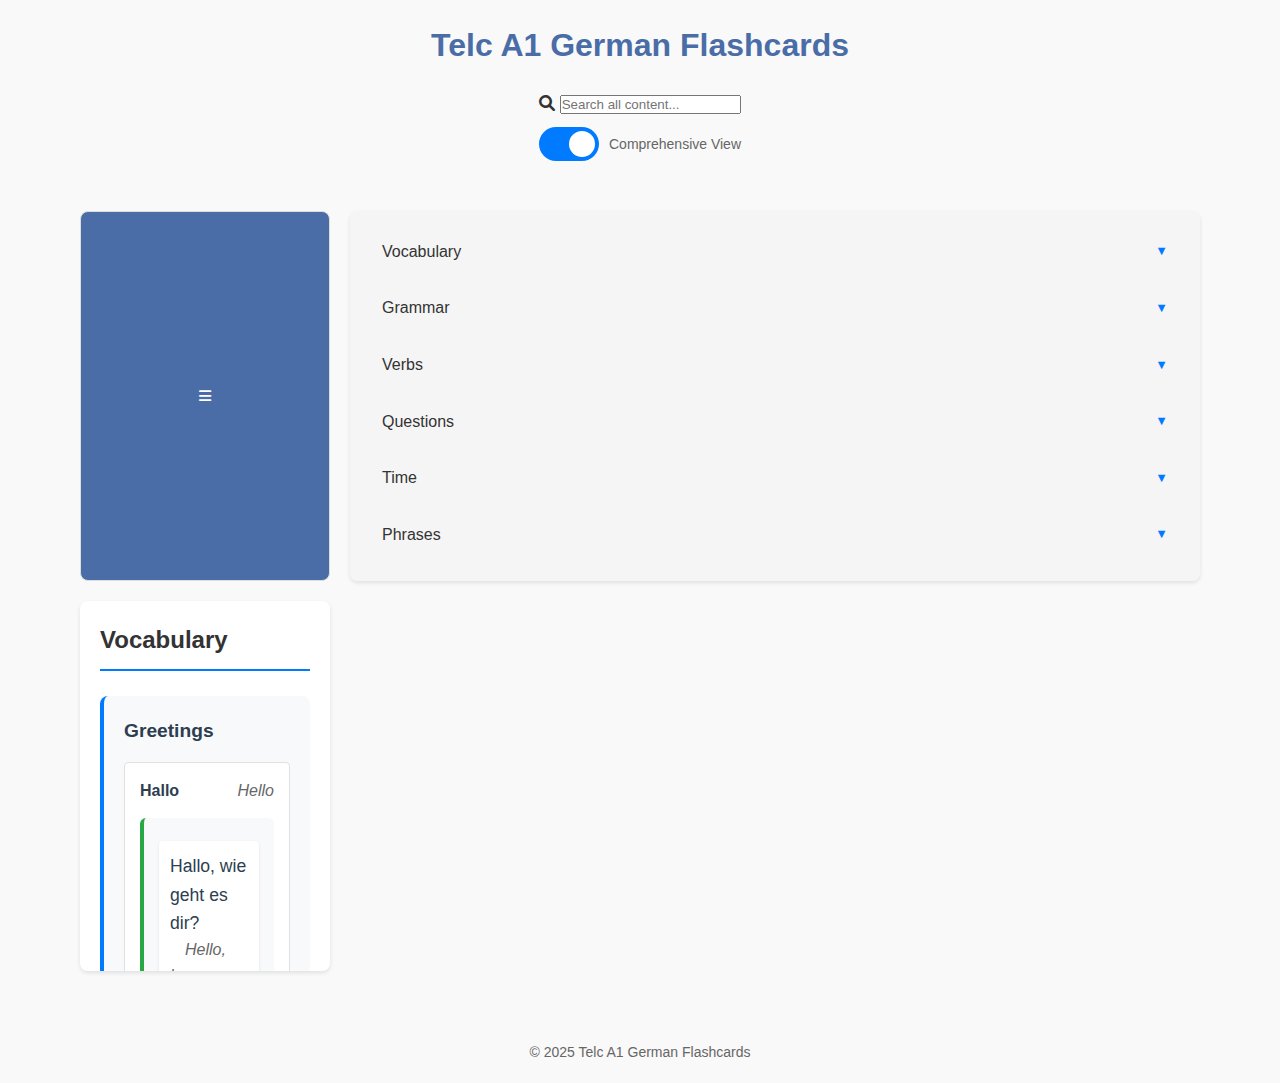
<file: app/index.html>
<!DOCTYPE html>
<html lang="en">
<head>
    <meta charset="UTF-8">
    <meta name="viewport" content="width=device-width, initial-scale=1.0">
    <title>Telc A1 German Flashcards</title>
    <link rel="stylesheet" href="css/styles.css">
    <link rel="stylesheet" href="css/print.css" media="print">
    <link rel="stylesheet" href="css/syllabus.css">
    <link rel="stylesheet" href="css/listening.css">
    <link rel="stylesheet" href="css/writing.css">
    <link rel="stylesheet" href="css/telc-test.css">
    <link rel="stylesheet" href="css/comprehensive.css">
    <link rel="stylesheet" href="https://cdnjs.cloudflare.com/ajax/libs/font-awesome/6.0.0-beta3/css/all.min.css">
</head>
<body>
    <header>
        <h1>Telc A1 German Flashcards</h1>
        <div class="search-container">
            <i class="fas fa-search search-icon"></i>
            <input type="search" id="search-input" placeholder="Search all content...">
            <button id="search-clear-btn" class="search-clear-btn hidden">&times;</button>
        </div>
        <div class="action-buttons">
            <div class="view-toggle">
                <label class="toggle-switch">
                    <input type="checkbox" id="view-mode-toggle">
                    <span class="toggle-slider"></span>
                </label>
                <span class="toggle-label">Comprehensive View</span>
            </div>
            <button id="print-btn"><i class="fas fa-print"></i> Print Cards</button>
            <button id="export-pdf-btn"><i class="fas fa-file-pdf"></i> Export as PDF</button>
        </div>
    </header>

    <main>
        <!-- Navigation Breadcrumb -->
        <div class="breadcrumb" id="navigation-breadcrumb">
            <span id="home-link" class="breadcrumb-link active">Home</span>
            <span id="category-link" class="breadcrumb-link hidden"></span>
            <span id="subcategory-link" class="breadcrumb-link hidden"></span>
        </div>

        <!-- Search Results Panel -->
        <div id="search-results-panel" class="search-results-panel hidden">
            <h2>Search Results</h2>
            <div id="search-results-list"></div>
            <button id="close-search-results" class="close-button">&times;</button>
        </div>

        <!-- Category Selection View -->
        <div id="category-view" class="card-grid">
            <!-- Categories will be dynamically loaded here -->
        </div>
        
        <!-- Syllabus View -->
        <div id="syllabus-view" class="hidden">
            <div class="syllabus-container">
                <h2>A1 German Exam Syllabus</h2>
                <div id="syllabus-units" class="syllabus-units">
                    <!-- Syllabus units will be loaded here -->
                </div>
                <div id="exam-format" class="exam-format">
                    <h3>Exam Format</h3>
                    <div id="exam-sections" class="exam-sections">
                        <!-- Exam sections will be loaded here -->
                    </div>
                </div>
                <div id="resources-section" class="resources-section">
                    <h3>Recommended Resources</h3>
                    <div id="resources-list" class="resources-list">
                        <!-- Resources will be loaded here -->
                    </div>
                </div>
                <button id="back-from-syllabus" class="back-button">
                    <i class="fas fa-arrow-left"></i> Back to Categories
                </button>
            </div>
        </div>

        <!-- Subcategory Selection View -->
        <div id="subcategory-view" class="card-grid hidden">
            <!-- Subcategories will be dynamically loaded here -->
            <button id="back-to-categories" class="back-button"><i class="fas fa-arrow-left"></i> Back to Categories</button>
        </div>

        <!-- Flashcard View -->
        <div id="flashcard-view" class="hidden">
            <div id="flashcard-container">
                <div class="flashcard">
                    <div class="flashcard-inner">
                        <div class="flashcard-front">
                            <p class="flashcard-text">Select a category and subcategory to start</p>
                        </div>
                        <div class="flashcard-back">
                            <p class="flashcard-text">The translation will appear here</p>
                            <div class="examples">
                                <p>Examples will appear here</p>
                            </div>
                        </div>
                    </div>
                </div>
            </div>

            <div class="controls">
                <button id="prev-btn" disabled><i class="fas fa-arrow-left"></i> Previous</button>
                <span id="card-count">0/0</span>
                <button id="next-btn" disabled>Next <i class="fas fa-arrow-right"></i></button>
                <button id="flip-btn"><i class="fas fa-sync-alt"></i> Flip Card</button>
                <button id="back-to-subcategories" class="back-button"><i class="fas fa-th"></i> Back to Menu</button>
            </div>
            
            <div class="additional-resources">
                <button id="show-plural-rules" class="resource-btn"><i class="fas fa-info-circle"></i> Show Plural Rules</button>
            </div>
        </div>

        <!-- Reading View -->
        <div id="reading-view" class="hidden">
            <div class="reading-container">
                <div class="reading-text-section">
                    <h2 id="reading-title">Reading Text Title</h2>
                    <div id="reading-text" class="reading-text">
                        The reading text will appear here.
                    </div>
                    <div class="vocabulary-toggle">
                        <button id="toggle-vocabulary-btn" class="toggle-btn">
                            <i class="fas fa-book"></i> Show Vocabulary
                        </button>
                    </div>
                </div>
                
                <div id="vocabulary-panel" class="vocabulary-panel hidden">
                    <h3>Vocabulary</h3>
                    <div id="vocabulary-list" class="vocabulary-list">
                        <!-- Vocabulary will be loaded here -->
                    </div>
                </div>
                
                <div class="reading-questions-section">
                    <h3>Comprehension Questions</h3>
                    <div id="reading-questions" class="reading-questions">
                        <!-- Questions will be loaded here -->
                    </div>
                    <button id="check-answers-btn" class="check-answers-btn">Check Answers</button>
                    <div id="results-feedback" class="results-feedback hidden">
                        <!-- Results feedback will appear here -->
                    </div>
                </div>
                
                <button id="back-to-reading-subcategories" class="back-button">
                    <i class="fas fa-arrow-left"></i> Back to Reading Texts
                </button>
            </div>
        </div>
        
        <!-- Writing View -->
        <div id="writing-view" class="hidden">
            <div class="writing-container">
                <!-- Writing exercises will be loaded here dynamically -->
            </div>
            <button id="back-to-writing-subcategories" class="back-button">
                <i class="fas fa-arrow-left"></i> Back to Writing Exercises
            </button>
        </div>

        <!-- Listening View -->
        <div id="listening-view" class="hidden">
            <div class="listening-container">
                <div class="listening-section">
                    <h2 id="listening-title">Listening Exercise Title</h2>
                    <div class="audio-player-container">
                        <audio id="audio-player" controls preload="auto" controlsList="nodownload">
                            <source id="audio-source-mp3" src="" type="audio/mpeg">
                            <source id="audio-source-wav" src="" type="audio/wav">
                            <source id="audio-source-aac" src="" type="audio/aac">
                            Your browser does not support the audio element.
                        </audio>
                        <div class="audio-controls">
                            <button id="replay-btn" class="audio-btn">
                                <i class="fas fa-redo"></i> Replay
                            </button>
                            <button id="slower-btn" class="audio-btn">
                                <i class="fas fa-backward"></i> Slower
                            </button>
                            <button id="faster-btn" class="audio-btn">
                                <i class="fas fa-forward"></i> Faster
                            </button>
                        </div>
                    </div>
                    <div class="transcript-toggle">
                        <button id="toggle-transcript-btn" class="toggle-btn">
                            <i class="fas fa-file-alt"></i> Show Transcript
                        </button>
                    </div>
                </div>
                
                <div class="panels-container">
                    <div id="transcript-panel" class="transcript-panel hidden">
                        <div class="panel-header">
                            <h3>Transcript</h3>
                            <button id="close-transcript-btn" class="close-panel-btn">
                                <i class="fas fa-times"></i>
                            </button>
                        </div>
                        <div id="transcript-text" class="transcript-text">
                            <!-- Transcript will be loaded here -->
                        </div>
                    </div>
                    
                    <div id="vocabulary-panel-listening" class="vocabulary-panel hidden">
                        <div class="panel-header">
                            <h3>Vocabulary</h3>
                            <button id="close-vocabulary-btn" class="close-panel-btn">
                                <i class="fas fa-times"></i>
                            </button>
                        </div>
                        <div id="vocabulary-list-listening" class="vocabulary-list">
                            <!-- Vocabulary will be loaded here -->
                        </div>
                    </div>
                </div>
                
                <div class="listening-questions-section">
                    <h3>Comprehension Questions</h3>
                    <div id="listening-questions" class="listening-questions">
                        <!-- Questions will be loaded here -->
                    </div>
                    <button id="check-listening-answers-btn" class="check-answers-btn">Check Answers</button>
                    <div id="listening-results-feedback" class="results-feedback hidden">
                        <!-- Results feedback will appear here -->
                    </div>
                </div>
                
                <div class="buttons-container">
                    <button id="toggle-vocabulary-listening-btn" class="toggle-btn">
                        <i class="fas fa-book"></i> Show Vocabulary
                    </button>
                    <button id="back-to-listening-subcategories" class="back-button">
                        <i class="fas fa-arrow-left"></i> Back to Listening Exercises
                    </button>
                </div>
            </div>
        </div>
    <!-- Model Tests View -->
    <div id="model-tests-view" class="hidden">
        <div class="telc-test-container">
            <!-- Test content will be loaded here by telc-test-ui.js -->
        </div>
    </div>
    </main>

    <!-- Comprehensive View -->
    <div id="comprehensive-view" class="comprehensive-view hidden">
        <div class="sidebar">
            <ul class="sidebar-nav">
                <!-- Navigation links will be added here -->
            </ul>
        </div>
        <div class="content-area">
            <!-- Content will be loaded here -->
        </div>
    </div>

    <div id="all-cards-container" class="print-only">
        <!-- All cards will be generated here for printing -->
    </div>

    <!-- Timer Modal -->
    <div id="timer-modal" class="modal hidden">
        <div class="modal-content">
            <h2>Zeitablauf!</h2>
            <p>Die Zeit für diesen Testteil ist abgelaufen.</p>
            <button id="continue-test-btn" class="nav-button">Weiter zum nächsten Teil</button>
        </div>
    </div>

    <!-- Plural Rules Modal -->
    <div id="plural-rules-modal" class="modal hidden">
        <div class="modal-content">
            <span class="close-button">&times;</span>
            <h2>German Plural Rules</h2>
            <div class="modal-body">
                <p>In German, there are several patterns for forming plurals:</p>
                
                <div class="rule-section">
                    <h3>1. Add -e</h3>
                    <p>Many masculine nouns and some neuter nouns add -e in the plural.</p>
                    <p>Masculine nouns with vowels a, o, u often add an umlaut.</p>
                    <ul>
                        <li>der Tisch → die Tische (table)</li>
                        <li>der Schuh → die Schuhe (shoe)</li>
                        <li>der Ball → die Bälle (ball) - note the umlaut</li>
                    </ul>
                </div>
                
                <div class="rule-section">
                    <h3>2. Add -er</h3>
                    <p>Many neuter nouns and some masculine nouns add -er in the plural.</p>
                    <p>If the vowel is a, o, u, it often gets an umlaut.</p>
                    <ul>
                        <li>das Kind → die Kinder (child)</li>
                        <li>das Bild → die Bilder (picture)</li>
                        <li>das Buch → die Bücher (book) - note the umlaut</li>
                    </ul>
                </div>
                
                <div class="rule-section">
                    <h3>3. Add -n/-en</h3>
                    <p>Most feminine nouns and masculine nouns ending in -e add -n or -en in the plural.</p>
                    <p>This pattern does not use umlauts.</p>
                    <ul>
                        <li>die Frau → die Frauen (woman)</li>
                        <li>die Tasche → die Taschen (bag)</li>
                        <li>der Student → die Studenten (student)</li>
                    </ul>
                </div>
                
                <div class="rule-section">
                    <h3>4. Words ending in -ung</h3>
                    <p>All feminine nouns ending in -ung add -en in the plural. These never take an umlaut.</p>
                    <ul>
                        <li>die Wohnung → die Wohnungen (apartment)</li>
                        <li>die Zeitung → die Zeitungen (newspaper)</li>
                        <li>die Übung → die Übungen (exercise)</li>
                    </ul>
                </div>
                
                <div class="rule-section">
                    <h3>5. Add -s</h3>
                    <p>Many foreign words, abbreviations, and words ending in a vowel add -s in the plural.</p>
                    <ul>
                        <li>das Auto → die Autos (car)</li>
                        <li>das Handy → die Handys (mobile phone)</li>
                        <li>das Hotel → die Hotels (hotel)</li>
                    </ul>
                </div>
                
                <div class="rule-section">
                    <h3>6. No Change</h3>
                    <p>Some nouns have the same form in singular and plural.</p>
                    <p>Many masculine nouns ending in -er, -el, or -en belong to this group.</p>
                    <ul>
                        <li>der Lehrer → die Lehrer (teacher)</li>
                        <li>das Fenster → die Fenster (window)</li>
                        <li>der Computer → die Computer (computer)</li>
                    </ul>
                </div>
                
                <div class="rule-section">
                    <h3>7. Umlaut Only</h3>
                    <p>A small group of nouns form their plural by only changing the vowel to an umlaut.</p>
                    <ul>
                        <li>der Vater → die Väter (father)</li>
                        <li>die Mutter → die Mütter (mother)</li>
                        <li>der Bruder → die Brüder (brother)</li>
                    </ul>
                </div>
                
                <div class="rule-section">
                    <h3>8. Special Case: -in → -innen</h3>
                    <p>Feminine forms of professions or people that end in -in add -nen in the plural form.</p>
                    <ul>
                        <li>die Lehrerin → die Lehrerinnen (female teacher)</li>
                        <li>die Ärztin → die Ärztinnen (female doctor)</li>
                        <li>die Freundin → die Freundinnen (female friend)</li>
                    </ul>
                </div>
                
                <div class="rule-section">
                    <h3>9. Words ending in -tum</h3>
                    <p>Neuter nouns ending in -tum form their plural by adding -er and changing the vowel to an umlaut.</p>
                    <ul>
                        <li>das Eigentum → die Eigentümer (property)</li>
                        <li>das Heiligtum → die Heiligtümer (sanctuary)</li>
                        <li>das Reichtum → die Reichtümer (wealth)</li>
                    </ul>
                </div>
                
                <div class="rule-section">
                    <h3>10. Latin/Greek Origin Words</h3>
                    <p>Words borrowed from Latin or Greek often follow special plural patterns.</p>
                    <ul>
                        <li>das Museum → die Museen (museum)</li>
                        <li>das Visum → die Visa (visa)</li>
                        <li>das Praktikum → die Praktika (internship)</li>
                    </ul>
                </div>
            </div>
        </div>
    </div>

    <footer>
        <p>&copy; 2025 Telc A1 German Flashcards</p>
    </footer>

    <script type="module" src="js/flashcards.js"></script>
    <script type="module" src="js/listening-functions.js"></script>
    <script type="module" src="js/writing-functions.js"></script>
    <script type="module" src="js/model-tests-manager.js"></script>
    <script type="module" src="js/audio-manager.js"></script>
    <script type="module" src="js/telc-test-ui.js"></script>
</body>
</html>
</file>
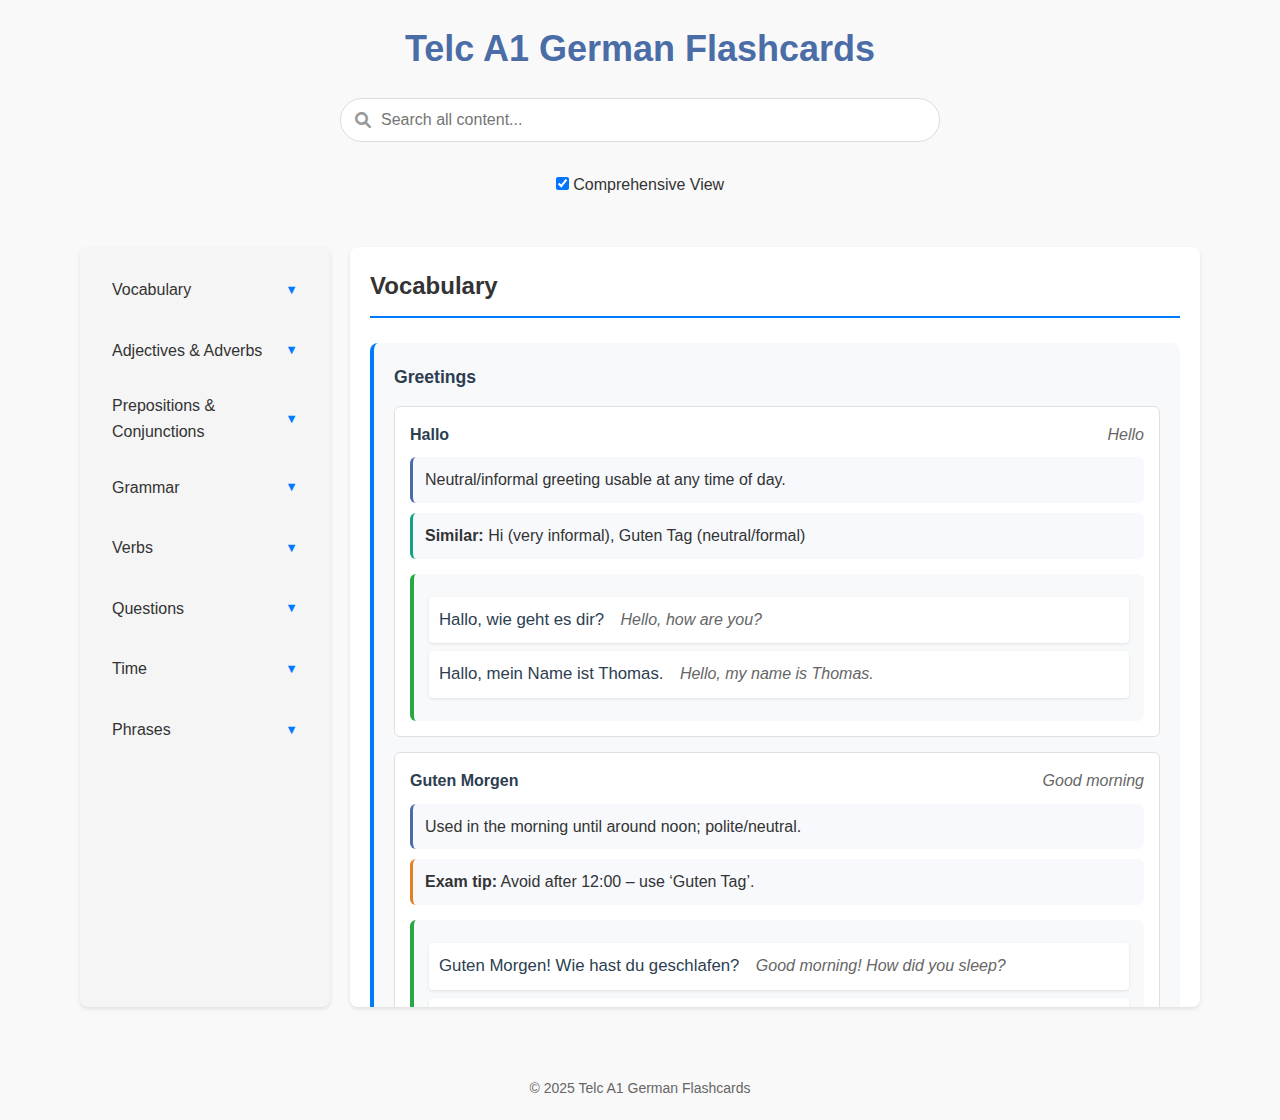
<file: docs/index.html>
<!DOCTYPE html>
<html lang="en">
<head>
    <meta charset="UTF-8">
    <meta name="viewport" content="width=device-width, initial-scale=1.0">
    <meta name="theme-color" content="#4a6da7">
    <title>Telc A1 German Flashcards</title>
    <link rel="stylesheet" href="css/styles.css">
    <link rel="stylesheet" href="css/print.css" media="print">
    <link rel="stylesheet" href="css/syllabus.css">
    <link rel="stylesheet" href="css/listening.css">
    <link rel="stylesheet" href="css/writing.css">
    <link rel="stylesheet" href="css/telc-test.css">
    <link rel="stylesheet" href="css/comprehensive.css">
    <link rel="stylesheet" href="https://cdnjs.cloudflare.com/ajax/libs/font-awesome/6.0.0-beta3/css/all.min.css">
</head>
<body>
    <header>
        <h1>Telc A1 German Flashcards</h1>
        <div class="search-container" role="search">
            <i class="fas fa-search search-icon" aria-hidden="true"></i>
            <input type="search" id="search-input" placeholder="Search all content..." aria-label="Search all content">
            <button id="search-clear-btn" class="search-clear-btn hidden" aria-label="Clear search">&times;</button>
        </div>
        <div class="action-buttons" aria-label="Actions">
            <div class="view-toggle">
                <label class="toggle-switch">
                    <input type="checkbox" id="view-mode-toggle" aria-label="Toggle comprehensive view">
                    <span class="toggle-slider"></span>
                </label>
                <span class="toggle-label">Comprehensive View</span>
            </div>
            <button id="print-btn"><i class="fas fa-print"></i> Print Cards</button>
            <button id="export-pdf-btn"><i class="fas fa-file-pdf"></i> Export as PDF</button>
        </div>
    </header>

    <main>
        <!-- Navigation Breadcrumb -->
        <div class="breadcrumb" id="navigation-breadcrumb">
            <span id="home-link" class="breadcrumb-link active">Home</span>
            <span id="category-link" class="breadcrumb-link hidden"></span>
            <span id="subcategory-link" class="breadcrumb-link hidden"></span>
        </div>

        <!-- Search Results Panel -->
        <div id="search-results-panel" class="search-results-panel hidden">
            <h2>Search Results</h2>
            <div id="search-results-list"></div>
            <button id="close-search-results" class="close-button" aria-label="Close search results">&times;</button>
        </div>

        <!-- Category Selection View -->
        <div id="category-view" class="card-grid" aria-live="polite">
            <!-- Categories will be dynamically loaded here -->
        </div>
        
        <!-- Syllabus View -->
        <div id="syllabus-view" class="hidden">
            <div class="syllabus-container">
                <h2>A1 German Exam Syllabus</h2>
                <div id="syllabus-units" class="syllabus-units">
                    <!-- Syllabus units will be loaded here -->
                </div>
                <div id="exam-format" class="exam-format">
                    <h3>Exam Format</h3>
                    <div id="exam-sections" class="exam-sections">
                        <!-- Exam sections will be loaded here -->
                    </div>
                </div>
                <div id="resources-section" class="resources-section">
                    <h3>Recommended Resources</h3>
                    <div id="resources-list" class="resources-list">
                        <!-- Resources will be loaded here -->
                    </div>
                </div>
                <button id="back-from-syllabus" class="back-button">
                    <i class="fas fa-arrow-left"></i> Back to Categories
                </button>
            </div>
        </div>

        <!-- Subcategory Selection View -->
        <div id="subcategory-view" class="card-grid hidden">
            <!-- Subcategories will be dynamically loaded here -->
            <button id="back-to-categories" class="back-button"><i class="fas fa-arrow-left"></i> Back to Categories</button>
        </div>

        <!-- Flashcard View -->
        <div id="flashcard-view" class="hidden">
            <div id="flashcard-container">
                <div class="flashcard" aria-live="polite">
                    <div class="flashcard-inner">
                        <div class="flashcard-front">
                            <p class="flashcard-text">Select a category and subcategory to start</p>
                        </div>
                        <div class="flashcard-back">
                            <p class="flashcard-text">The translation will appear here</p>
                            <div class="examples">
                                <p>Examples will appear here</p>
                            </div>
                        </div>
                    </div>
                </div>
            </div>

            <div class="controls">
                <button id="prev-btn" disabled><i class="fas fa-arrow-left"></i> Previous</button>
                <span id="card-count">0/0</span>
                <button id="next-btn" disabled>Next <i class="fas fa-arrow-right"></i></button>
                <button id="flip-btn"><i class="fas fa-sync-alt"></i> Flip Card</button>
                <button id="back-to-subcategories" class="back-button"><i class="fas fa-th"></i> Back to Menu</button>
            </div>
            
            <div class="additional-resources">
                <button id="show-plural-rules" class="resource-btn"><i class="fas fa-info-circle"></i> Show Plural Rules</button>
            </div>
        </div>

        <!-- Reading View -->
        <div id="reading-view" class="hidden">
            <div class="reading-container">
                <div class="reading-text-section">
                    <h2 id="reading-title">Reading Text Title</h2>
                    <div id="reading-text" class="reading-text">
                        The reading text will appear here.
                    </div>
                    <div class="vocabulary-toggle">
                        <button id="toggle-vocabulary-btn" class="toggle-btn">
                            <i class="fas fa-book"></i> Show Vocabulary
                        </button>
                    </div>
                </div>
                
                <div id="vocabulary-panel" class="vocabulary-panel hidden">
                    <h3>Vocabulary</h3>
                    <div id="vocabulary-list" class="vocabulary-list">
                        <!-- Vocabulary will be loaded here -->
                    </div>
                </div>
                
                <div class="reading-questions-section">
                    <h3>Comprehension Questions</h3>
                    <div id="reading-questions" class="reading-questions">
                        <!-- Questions will be loaded here -->
                    </div>
                    <button id="check-answers-btn" class="check-answers-btn">Check Answers</button>
                    <div id="results-feedback" class="results-feedback hidden">
                        <!-- Results feedback will appear here -->
                    </div>
                </div>
                
                <button id="back-to-reading-subcategories" class="back-button">
                    <i class="fas fa-arrow-left"></i> Back to Reading Texts
                </button>
            </div>
        </div>
        
        <!-- Writing View -->
        <div id="writing-view" class="hidden">
            <div class="writing-container">
                <!-- Writing exercises will be loaded here dynamically -->
            </div>
            <button id="back-to-writing-subcategories" class="back-button">
                <i class="fas fa-arrow-left"></i> Back to Writing Exercises
            </button>
        </div>

        <!-- Listening View -->
        <div id="listening-view" class="hidden">
            <div class="listening-container">
                <div class="listening-section">
                    <h2 id="listening-title">Listening Exercise Title</h2>
                    <div class="audio-player-container">
                        <audio id="audio-player" controls preload="auto" controlsList="nodownload">
                            <source id="audio-source-mp3" src="" type="audio/mpeg">
                            <source id="audio-source-wav" src="" type="audio/wav">
                            <source id="audio-source-aac" src="" type="audio/aac">
                            Your browser does not support the audio element.
                        </audio>
                        <div class="audio-controls">
                            <button id="replay-btn" class="audio-btn">
                                <i class="fas fa-redo"></i> Replay
                            </button>
                            <button id="slower-btn" class="audio-btn">
                                <i class="fas fa-backward"></i> Slower
                            </button>
                            <button id="faster-btn" class="audio-btn">
                                <i class="fas fa-forward"></i> Faster
                            </button>
                        </div>
                    </div>
                    <div class="transcript-toggle">
                        <button id="toggle-transcript-btn" class="toggle-btn">
                            <i class="fas fa-file-alt"></i> Show Transcript
                        </button>
                    </div>
                </div>
                
                <div class="panels-container">
                    <div id="transcript-panel" class="transcript-panel hidden">
                        <div class="panel-header">
                            <h3>Transcript</h3>
                            <button id="close-transcript-btn" class="close-panel-btn" aria-label="Close transcript">
                                <i class="fas fa-times"></i>
                            </button>
                        </div>
                        <div id="transcript-text" class="transcript-text">
                            <!-- Transcript will be loaded here -->
                        </div>
                    </div>
                    
                    <div id="vocabulary-panel-listening" class="vocabulary-panel hidden">
                        <div class="panel-header">
                            <h3>Vocabulary</h3>
                            <button id="close-vocabulary-btn" class="close-panel-btn" aria-label="Close vocabulary panel">
                                <i class="fas fa-times"></i>
                            </button>
                        </div>
                        <div id="vocabulary-list-listening" class="vocabulary-list">
                            <!-- Vocabulary will be loaded here -->
                        </div>
                    </div>
                </div>
                
                <div class="listening-questions-section">
                    <h3>Comprehension Questions</h3>
                    <div id="listening-questions" class="listening-questions">
                        <!-- Questions will be loaded here -->
                    </div>
                    <button id="check-listening-answers-btn" class="check-answers-btn">Check Answers</button>
                    <div id="listening-results-feedback" class="results-feedback hidden">
                        <!-- Results feedback will appear here -->
                    </div>
                </div>
                
                <div class="buttons-container">
                    <button id="toggle-vocabulary-listening-btn" class="toggle-btn">
                        <i class="fas fa-book"></i> Show Vocabulary
                    </button>
                    <button id="back-to-listening-subcategories" class="back-button">
                        <i class="fas fa-arrow-left"></i> Back to Listening Exercises
                    </button>
                </div>
            </div>
        </div>
    <!-- Model Tests View -->
    <div id="model-tests-view" class="hidden">
        <div class="telc-test-container">
            <!-- Test content will be loaded here by telc-test-ui.js -->
        </div>
    </div>
    </main>

    <!-- Comprehensive View -->
    <div id="comprehensive-view" class="comprehensive-view hidden">
        <div class="sidebar">
            <ul class="sidebar-nav">
                <!-- Navigation links will be added here -->
            </ul>
        </div>
        <div class="content-area">
            <!-- Content will be loaded here -->
        </div>
    </div>

    <div id="all-cards-container" class="print-only">
        <!-- All cards will be generated here for printing -->
    </div>

    <!-- Timer Modal -->
    <div id="timer-modal" class="modal hidden">
        <div class="modal-content">
            <h2>Zeitablauf!</h2>
            <p>Die Zeit für diesen Testteil ist abgelaufen.</p>
            <button id="continue-test-btn" class="nav-button">Weiter zum nächsten Teil</button>
        </div>
    </div>

    <!-- Plural Rules Modal -->
    <div id="plural-rules-modal" class="modal hidden">
        <div class="modal-content">
            <span class="close-button" aria-label="Close modal">&times;</span>
            <h2>German Plural Rules</h2>
            <div class="modal-body">
                <p>In German, there are several patterns for forming plurals:</p>
                
                <div class="rule-section">
                    <h3>1. Add -e</h3>
                    <p>Many masculine nouns and some neuter nouns add -e in the plural.</p>
                    <p>Masculine nouns with vowels a, o, u often add an umlaut.</p>
                    <ul>
                        <li>der Tisch → die Tische (table)</li>
                        <li>der Schuh → die Schuhe (shoe)</li>
                        <li>der Ball → die Bälle (ball) - note the umlaut</li>
                    </ul>
                </div>
                
                <div class="rule-section">
                    <h3>2. Add -er</h3>
                    <p>Many neuter nouns and some masculine nouns add -er in the plural.</p>
                    <p>If the vowel is a, o, u, it often gets an umlaut.</p>
                    <ul>
                        <li>das Kind → die Kinder (child)</li>
                        <li>das Bild → die Bilder (picture)</li>
                        <li>das Buch → die Bücher (book) - note the umlaut</li>
                    </ul>
                </div>
                
                <div class="rule-section">
                    <h3>3. Add -n/-en</h3>
                    <p>Most feminine nouns and masculine nouns ending in -e add -n or -en in the plural.</p>
                    <p>This pattern does not use umlauts.</p>
                    <ul>
                        <li>die Frau → die Frauen (woman)</li>
                        <li>die Tasche → die Taschen (bag)</li>
                        <li>der Student → die Studenten (student)</li>
                    </ul>
                </div>
                
                <div class="rule-section">
                    <h3>4. Words ending in -ung</h3>
                    <p>All feminine nouns ending in -ung add -en in the plural. These never take an umlaut.</p>
                    <ul>
                        <li>die Wohnung → die Wohnungen (apartment)</li>
                        <li>die Zeitung → die Zeitungen (newspaper)</li>
                        <li>die Übung → die Übungen (exercise)</li>
                    </ul>
                </div>
                
                <div class="rule-section">
                    <h3>5. Add -s</h3>
                    <p>Many foreign words, abbreviations, and words ending in a vowel add -s in the plural.</p>
                    <ul>
                        <li>das Auto → die Autos (car)</li>
                        <li>das Handy → die Handys (mobile phone)</li>
                        <li>das Hotel → die Hotels (hotel)</li>
                    </ul>
                </div>
                
                <div class="rule-section">
                    <h3>6. No Change</h3>
                    <p>Some nouns have the same form in singular and plural.</p>
                    <p>Many masculine nouns ending in -er, -el, or -en belong to this group.</p>
                    <ul>
                        <li>der Lehrer → die Lehrer (teacher)</li>
                        <li>das Fenster → die Fenster (window)</li>
                        <li>der Computer → die Computer (computer)</li>
                    </ul>
                </div>
                
                <div class="rule-section">
                    <h3>7. Umlaut Only</h3>
                    <p>A small group of nouns form their plural by only changing the vowel to an umlaut.</p>
                    <ul>
                        <li>der Vater → die Väter (father)</li>
                        <li>die Mutter → die Mütter (mother)</li>
                        <li>der Bruder → die Brüder (brother)</li>
                    </ul>
                </div>
                
                <div class="rule-section">
                    <h3>8. Special Case: -in → -innen</h3>
                    <p>Feminine forms of professions or people that end in -in add -nen in the plural form.</p>
                    <ul>
                        <li>die Lehrerin → die Lehrerinnen (female teacher)</li>
                        <li>die Ärztin → die Ärztinnen (female doctor)</li>
                        <li>die Freundin → die Freundinnen (female friend)</li>
                    </ul>
                </div>
                
                <div class="rule-section">
                    <h3>9. Words ending in -tum</h3>
                    <p>Neuter nouns ending in -tum form their plural by adding -er and changing the vowel to an umlaut.</p>
                    <ul>
                        <li>das Eigentum → die Eigentümer (property)</li>
                        <li>das Heiligtum → die Heiligtümer (sanctuary)</li>
                        <li>das Reichtum → die Reichtümer (wealth)</li>
                    </ul>
                </div>
                
                <div class="rule-section">
                    <h3>10. Latin/Greek Origin Words</h3>
                    <p>Words borrowed from Latin or Greek often follow special plural patterns.</p>
                    <ul>
                        <li>das Museum → die Museen (museum)</li>
                        <li>das Visum → die Visa (visa)</li>
                        <li>das Praktikum → die Praktika (internship)</li>
                    </ul>
                </div>
            </div>
        </div>
    </div>

    <footer>
        <p>&copy; 2025 Telc A1 German Flashcards</p>
    </footer>

    <script type="module" src="js/flashcards.js"></script>
    <script type="module" src="js/listening-functions.js"></script>
    <script type="module" src="js/writing-functions.js"></script>
    <script type="module" src="js/model-tests-manager.js"></script>
    <script type="module" src="js/audio-manager.js"></script>
    <script type="module" src="js/telc-test-ui.js"></script>
</body>
</html>
</file>
<file: app/css/styles.css>
/* Main styles for the flashcard application */
:root {
    --primary-color: #4a6da7;
    --primary-dark: #3a5a8f;
    --secondary-color: #f0f4f8;
    --text-color: #333;
    --accent-color: #ff9800;
    --border-radius: 8px;
    --box-shadow: 0 4px 8px rgba(0, 0, 0, 0.1);
    --transition-speed: 0.3s;
}

* {
    box-sizing: border-box;
    margin: 0;
    padding: 0;
}

body {
    font-family: 'Segoe UI', Tahoma, Geneva, Verdana, sans-serif;
    line-height: 1.6;
    color: var(--text-color);
    background-color: #f9f9f9;
    padding: 20px;
    max-width: 1200px;
    margin: 0 auto;
}

header {
    margin-bottom: 30px;
    display: flex;
    flex-direction: column;
    align-items: center;
}

h1 {
    color: var(--primary-color);
    text-align: center;
    margin-bottom: 20px;
}

.action-buttons {
    display: flex;
    gap: 15px;
    margin-top: 10px;
}

button {
    padding: 10px 15px;
    border: 1px solid #ddd;
    border-radius: var(--border-radius);
    background-color: var(--primary-color);
    color: white;
    cursor: pointer;
    transition: background-color var(--transition-speed);
    font-size: 16px;
    display: flex;
    align-items: center;
    gap: 8px;
    /* Fix for overflow text in buttons */
    white-space: normal;
    text-overflow: clip;
    overflow: hidden;
    min-width: 120px;
    text-align: center;
    justify-content: center;
}

button:hover {
    background-color: var(--primary-dark);
}

button:disabled {
    background-color: #cccccc;
    cursor: not-allowed;
}

button i {
    font-size: 14px;
    flex-shrink: 0;
}

.back-button {
    margin-top: 20px;
    background-color: #6c757d;
}

.back-button:hover {
    background-color: #5a6268;
}

/* Breadcrumb Navigation */
.breadcrumb {
    display: flex;
    align-items: center;
    margin-bottom: 25px;
    font-size: 16px;
    flex-wrap: wrap;
}

.breadcrumb-link {
    color: #6c757d;
    cursor: pointer;
    padding: 5px 0;
}

.breadcrumb-link:not(:last-child)::after {
    content: "›";
    margin: 0 10px;
    color: #6c757d;
}

.breadcrumb-link.active {
    color: var(--primary-color);
    font-weight: 600;
}

.breadcrumb-link:not(.active):hover {
    color: var(--primary-dark);
    text-decoration: underline;
}

.breadcrumb-link.hidden {
    display: none;
}

/* Card Grid for Categories and Subcategories */
.card-grid {
    display: grid;
    grid-template-columns: repeat(auto-fill, minmax(250px, 1fr));
    gap: 20px;
    margin-bottom: 30px;
}

.category-card, .subcategory-card {
    background-color: white;
    border-radius: var(--border-radius);
    box-shadow: var(--box-shadow);
    padding: 20px;
    cursor: pointer;
    transition: transform var(--transition-speed), box-shadow var(--transition-speed);
    display: flex;
    flex-direction: column;
    align-items: center;
    text-align: center;
}

.category-card:hover, .subcategory-card:hover {
    transform: translateY(-5px);
    box-shadow: 0 6px 12px rgba(0, 0, 0, 0.15);
}

.category-card i, .subcategory-card i {
    font-size: 36px;
    color: var(--primary-color);
    margin-bottom: 15px;
}

.category-card h3, .subcategory-card h3 {
    margin-bottom: 10px;
    color: var(--text-color);
    font-size: 18px;
}

.category-card p, .subcategory-card p {
    color: #6c757d;
    font-size: 14px;
}

.category-info {
    margin-top: 10px;
    font-size: 13px;
    color: #6c757d;
}

/* Flashcard Styles */
#flashcard-container {
    display: flex;
    justify-content: center;
    align-items: center;
    min-height: 400px;
    margin: 20px 0;
}

.flashcard {
    width: 600px;
    height: 400px;
    perspective: 1000px;
    margin: 0 auto;
}

.flashcard-inner {
    position: relative;
    width: 100%;
    height: 100%;
    text-align: center;
    transition: transform 0.6s;
    transform-style: preserve-3d;
    box-shadow: var(--box-shadow);
    border-radius: var(--border-radius);
}

.flashcard.flipped .flashcard-inner {
    transform: rotateY(180deg);
}

.flashcard-front, .flashcard-back {
    position: absolute;
    width: 100%;
    height: 100%;
    -webkit-backface-visibility: hidden;
    backface-visibility: hidden;
    display: flex;
    flex-direction: column;
    justify-content: flex-start;
    align-items: center;
    padding: 30px;
    border-radius: var(--border-radius);
    overflow-y: auto;
    box-sizing: border-box;
}

.flashcard-front {
    background-color: var(--secondary-color);
    color: var(--text-color);
    /* Add explicit transform to override inheritance */
    transform: rotateY(0deg);
    z-index: 2; /* Ensure front is above back when not flipped */
}

.flashcard-back {
    background-color: var(--primary-color);
    color: white;
    transform: rotateY(180deg);
}

.flashcard-text {
    font-size: 28px;
    font-weight: bold;
    margin: 20px 0 30px 0;
    /* Ensure text is properly oriented */
    transform: none !important;
    text-orientation: upright;
    display: block;
    width: 100%;
    /* Prevent any inheritance from parent transforms */
    position: relative;
    backface-visibility: visible;
    transform-style: flat;
}

.examples {
    font-size: 16px;
    text-align: left;
    width: 100%;
    max-width: 500px;
    margin-top: 20px;
    padding: 0 10px;
    overflow-y: visible;
    margin-bottom: 20px;
}

/* Make English examples more readable */
.examples p i, 
.example-item p:nth-child(2) {
    color: #ffffff;
    font-weight: 400;
    text-shadow: 0px 1px 2px rgba(0, 0, 0, 0.3);
}

.examples p {
    margin-bottom: 10px;
}

.example-item {
    background-color: rgba(255, 255, 255, 0.1);
    padding: 10px;
    border-radius: 6px;
    margin-bottom: 15px;
    border: 1px solid rgba(255, 255, 255, 0.2);
}

/* Styling for conjugation */
.conjugation {
    width: 100%;
    text-align: left;
    margin: 15px 0;
    padding: 15px;
    background-color: rgba(255, 255, 255, 0.1);
    border-radius: var(--border-radius);
}

.conjugation p:first-child {
    text-align: center;
    padding-bottom: 8px;
    border-bottom: 1px solid rgba(255, 255, 255, 0.2);
}

.conjugation p {
    margin-bottom: 8px;
    line-height: 1.4;
    font-size: 16px;
    padding: 0 10px;
}

/* Styling for separable verb information */
.separable-info {
    width: 100%;
    text-align: left;
    margin: 15px 0;
    padding: 15px;
    background-color: rgba(255, 255, 255, 0.1);
    border-radius: var(--border-radius);
}

.separable-info p:first-child {
    text-align: center;
    padding-bottom: 8px;
    border-bottom: 1px solid rgba(255, 255, 255, 0.2);
}

.separable-info p {
    margin-bottom: 8px;
    line-height: 1.4;
    font-size: 16px;
    padding: 0 10px;
}

/* Styling for plural form */
.plural-form {
    width: 100%;
    text-align: left;
    margin: 10px 0;
    padding: 15px;
    background-color: rgba(255, 255, 255, 0.1);
    border-radius: var(--border-radius);
}

.plural-form p:first-child {
    text-align: center;
    padding-bottom: 8px;
    border-bottom: 1px solid rgba(255, 255, 255, 0.2);
}

.plural-form p {
    margin-bottom: 8px;
    line-height: 1.4;
    font-size: 16px;
    padding: 0 10px;
}

.controls {
    display: flex;
    justify-content: center;
    align-items: center;
    gap: 15px;
    margin-top: 20px;
    flex-wrap: wrap;
    width: 100%;
}

/* Updated styles for consistent button alignment */
.controls button {
    height: 42px;
    display: flex;
    align-items: center;
    justify-content: center;
}

#card-count {
    min-width: 60px;
    text-align: center;
}

#prev-btn, #next-btn {
    min-width: 110px;
}

#flip-btn, #back-to-subcategories {
    min-width: 150px;
    margin: 0; /* Remove default margin to ensure alignment */
}

/* Remove the top margin from back button when in controls */
.controls .back-button {
    margin-top: 0;
}

/* Reading Section Styles */
.reading-container {
    max-width: 800px;
    margin: 0 auto;
    background-color: white;
    border-radius: var(--border-radius);
    box-shadow: var(--box-shadow);
    padding: 30px;
    margin-bottom: 40px;
}

.reading-text-section {
    margin-bottom: 30px;
}

#reading-title {
    color: var(--primary-color);
    margin-bottom: 20px;
    text-align: center;
}

.reading-text {
    font-size: 18px;
    line-height: 1.6;
    margin-bottom: 20px;
    white-space: pre-line;
}

.vocabulary-toggle {
    display: flex;
    justify-content: center;
    margin: 20px 0;
}

.toggle-btn {
    background-color: var(--secondary-color);
    color: var(--primary-color);
    border: 2px solid var(--primary-color);
}

.toggle-btn:hover {
    background-color: var(--primary-color);
    color: white;
}

.vocabulary-panel {
    background-color: var(--secondary-color);
    border-radius: var(--border-radius);
    padding: 20px;
    margin-bottom: 30px;
    border-left: 4px solid var(--primary-color);
}

.vocabulary-panel h3 {
    color: var(--primary-color);
    margin-bottom: 15px;
}

.vocabulary-list {
    display: grid;
    grid-template-columns: repeat(auto-fill, minmax(250px, 1fr));
    gap: 10px;
}

.vocabulary-item {
    display: flex;
    justify-content: space-between;
    padding: 8px;
    border-bottom: 1px solid #ddd;
}

.german-word {
    font-weight: bold;
    color: var(--primary-color);
}

.english-translation {
    color: #666;
}

.reading-questions-section {
    margin-top: 30px;
}

.reading-questions-section h3 {
    color: var(--primary-color);
    margin-bottom: 20px;
    text-align: center;
}

.reading-question {
    margin-bottom: 25px;
    background-color: var(--secondary-color);
    padding: 15px;
    border-radius: var(--border-radius);
}

.question-text {
    font-weight: bold;
    margin-bottom: 10px;
}

.options-list {
    list-style-type: none;
}

.option-item {
    margin-bottom: 8px;
}

.option-label {
    display: flex;
    align-items: center;
    cursor: pointer;
}

.option-input {
    margin-right: 10px;
}

.check-answers-btn {
    display: block;
    margin: 20px auto;
    padding: 12px 25px;
    background-color: var(--accent-color);
    font-size: 18px;
}

.check-answers-btn:hover {
    background-color: #e68a00;
}

.results-feedback {
    text-align: center;
    margin: 20px 0;
    padding: 15px;
    border-radius: var(--border-radius);
}

.results-feedback.success {
    background-color: #d4edda;
    color: #155724;
    border: 1px solid #c3e6cb;
}

.results-feedback.partial {
    background-color: #fff3cd;
    color: #856404;
    border: 1px solid #ffeeba;
}

.results-feedback.failure {
    background-color: #f8d7da;
    color: #721c24;
    border: 1px solid #f5c6cb;
}

.correct-answer {
    background-color: rgba(40, 167, 69, 0.2);
    border-radius: 4px;
}

.wrong-answer {
    background-color: rgba(220, 53, 69, 0.2);
    border-radius: 4px;
}

/* Word highlighting in reading text */
.highlight-word {
    position: relative;
    display: inline-block;
    color: var(--primary-color);
    font-weight: 500;
    cursor: pointer;
    border-bottom: 1px dashed var(--primary-color);
}

.highlight-word:hover::after {
    content: attr(data-translation);
    position: absolute;
    left: 0;
    bottom: 100%;
    background-color: var(--primary-dark);
    color: white;
    padding: 5px 10px;
    border-radius: 4px;
    font-size: 14px;
    white-space: nowrap;
    z-index: 10;
}

/* Progress indicator for questions */
.question-progress {
    display: flex;
    justify-content: center;
    margin-bottom: 20px;
}

.progress-dot {
    width: 12px;
    height: 12px;
    border-radius: 50%;
    background-color: #ddd;
    margin: 0 5px;
}

.progress-dot.current {
    background-color: var(--primary-color);
    transform: scale(1.2);
}

.progress-dot.answered {
    background-color: var(--accent-color);
}

/* Listening Section Styles */
.listening-container {
    max-width: 800px;
    margin: 0 auto;
    background-color: white;
    border-radius: var(--border-radius);
    box-shadow: var(--box-shadow);
    padding: 30px;
    margin-bottom: 40px;
}

.listening-section {
    margin-bottom: 30px;
}

#listening-title {
    color: var(--primary-color);
    margin-bottom: 20px;
    text-align: center;
}

.audio-player-container {
    display: flex;
    justify-content: center;
    margin: 25px 0;
}

#audio-player {
    width: 100%;
    max-width: 500px;
    height: 50px;
    border-radius: var(--border-radius);
}

.transcript-toggle {
    display: flex;
    justify-content: center;
    margin: 20px 0;
}

.transcript-panel {
    background-color: var(--secondary-color);
    border-radius: var(--border-radius);
    padding: 20px;
    margin-bottom: 30px;
    border-left: 4px solid var(--primary-color);
}

.transcript-panel h3 {
    color: var(--primary-color);
    margin-bottom: 15px;
}

.transcript-text {
    font-size: 16px;
    line-height: 1.6;
    white-space: pre-line;
}

.listening-questions-section {
    margin-top: 30px;
}

.listening-questions-section h3 {
    color: var(--primary-color);
    margin-bottom: 20px;
    text-align: center;
}

.listening-question {
    margin-bottom: 25px;
    background-color: var(--secondary-color);
    padding: 15px;
    border-radius: var(--border-radius);
}

.buttons-container {
    display: flex;
    justify-content: space-between;
    margin-top: 30px;
    flex-wrap: wrap;
}

.buttons-container button {
    margin: 10px;
}

/* Helper Classes */
.hidden {
    display: none !important; /* Added !important to ensure this takes precedence */
}

/* Additional Resources Section */
.additional-resources {
    display: flex;
    justify-content: center;
    margin-top: 20px;
}

.resource-btn {
    background-color: var(--secondary-color);
    color: var(--primary-color);
    border: 2px solid var(--primary-color);
    padding: 8px 15px;
    font-size: 14px;
    transition: all 0.3s ease;
}

.resource-btn:hover {
    background-color: var(--primary-color);
    color: white;
}

/* Modal Styles */
.modal {
    position: fixed;
    top: 0;
    left: 0;
    width: 100%;
    height: 100%;
    background-color: rgba(0, 0, 0, 0.7);
    z-index: 1000;
    display: flex;
    justify-content: center;
    align-items: center;
}

.modal-content {
    background-color: white;
    padding: 30px;
    border-radius: var(--border-radius);
    box-shadow: var(--box-shadow);
    max-width: 800px;
    width: 90%;
    max-height: 90vh;
    overflow-y: auto;
    position: relative;
}

.close-button {
    position: absolute;
    top: 15px;
    right: 20px;
    font-size: 28px;
    font-weight: bold;
    cursor: pointer;
    color: #777;
}

.close-button:hover {
    color: var(--primary-color);
}

.modal-body {
    margin-top: 20px;
}

.rule-section {
    margin-bottom: 25px;
    padding-bottom: 15px;
    border-bottom: 1px solid #eee;
}

.rule-section:last-child {
    border-bottom: none;
}

.rule-section h3 {
    color: var(--primary-color);
    margin-bottom: 10px;
}

.rule-section ul {
    padding-left: 20px;
    margin-top: 10px;
}

.rule-section li {
    margin-bottom: 5px;
}

footer {
    margin-top: 50px;
    text-align: center;
    color: #666;
    font-size: 14px;
}

/* Hide print-only elements on screen */
.print-only {
    display: none;
}

/* Media query for smaller screens */
@media (max-width: 768px) {
    .card-grid {
        grid-template-columns: repeat(auto-fill, minmax(150px, 1fr));
    }
    
    .flashcard {
        width: 90%;
        height: 300px;
    }
    
    .flashcard-text {
        font-size: 22px;
    }
    
    .examples {
        font-size: 16px;
    }
    
    .controls {
        flex-direction: column;
        align-items: center;
    }
    
    button {
        width: 100%;
        max-width: 300px;
        justify-content: center;
    }
}

/* Animation for card transitions */
.fade-in {
    animation: fadeIn 0.3s ease-in;
}

@keyframes fadeIn {
    from { opacity: 0; }
    to { opacity: 1; }
}
</file>
<file: app/css/print.css>
/* Print-specific styles for flashcards */

@page {
    size: A4;
    margin: 1cm;
}

body {
    background-color: white;
    font-family: 'Segoe UI', Tahoma, Geneva, Verdana, sans-serif;
}

/* Hide screen-only elements when printing */
header, 
nav, 
.controls, 
footer, 
#flashcard-container {
    display: none;
}

/* Show print-only elements */
.print-only {
    display: block;
}

#all-cards-container {
    display: grid;
    grid-template-columns: 1fr 1fr;
    gap: 0.5cm;
    page-break-inside: avoid;
}

.print-card {
    border: 1px solid #ccc;
    border-radius: 4px;
    height: 9cm;
    page-break-inside: avoid;
    break-inside: avoid;
    margin-bottom: 0.5cm;
    padding: 0.5cm;
    position: relative;
}

.print-card.front {
    background-color: #f0f4f8;
}

.print-card.back {
    background-color: #e0e8f5;
}

.print-card-title {
    font-weight: bold;
    font-size: 16pt;
    text-align: center;
    margin-bottom: 0.5cm;
    border-bottom: 1px solid #ccc;
    padding-bottom: 0.3cm;
}

.print-card-text {
    font-size: 14pt;
    text-align: center;
    margin-bottom: 0.5cm;
}

.print-card-examples {
    font-size: 10pt;
    line-height: 1.4;
}

.print-card-examples p {
    margin-bottom: 0.2cm;
}

/* Styling for printed separable verb info */
.print-card-separable {
    font-size: 10pt;
    line-height: 1.4;
    border-top: 1px solid #ccc;
    border-bottom: 1px solid #ccc;
    padding: 0.2cm 0;
    margin: 0.3cm 0;
}

.print-card-separable p {
    margin-bottom: 0.2cm;
}

/* Improve readability of English examples when printed */
.print-card-examples p:nth-child(even) {
    font-style: italic;
    color: #000; /* Ensure good contrast on print */
    margin-left: 0.3cm;
}

.print-card-number {
    position: absolute;
    bottom: 0.2cm;
    right: 0.2cm;
    font-size: 8pt;
    color: #999;
}

/* Instructions on the first page */
.print-instructions {
    page-break-after: always;
    margin-bottom: 1cm;
}

.print-instructions h2 {
    font-size: 18pt;
    margin-bottom: 0.5cm;
    color: #4a6da7;
}

.print-instructions ol {
    margin-left: 1cm;
    line-height: 1.5;
}

.print-instructions li {
    margin-bottom: 0.3cm;
}

/* Add cut marks on the cards */
.print-card::before {
    content: '';
    position: absolute;
    top: 0;
    left: 10px;
    right: 10px;
    height: 1px;
    border-top: 1px dashed #ccc;
}

.print-card::after {
    content: '';
    position: absolute;
    bottom: 0;
    left: 10px;
    right: 10px;
    height: 1px;
    border-bottom: 1px dashed #ccc;
}
</file>
<file: app/css/syllabus.css>
/* Syllabus View Styles */
.syllabus-container {
    max-width: 900px;
    margin: 0 auto;
    background-color: white;
    border-radius: var(--border-radius);
    box-shadow: var(--box-shadow);
    padding: 30px;
    margin-bottom: 40px;
}

.syllabus-container h2 {
    color: var(--primary-color);
    text-align: center;
    margin-bottom: 25px;
    border-bottom: 2px solid var(--primary-color);
    padding-bottom: 10px;
}

.syllabus-container h3 {
    color: var(--primary-color);
    margin: 25px 0 15px 0;
    border-bottom: 1px solid #eee;
    padding-bottom: 8px;
}

/* Syllabus Units */
.syllabus-units {
    display: flex;
    flex-direction: column;
    gap: 20px;
}

.syllabus-unit {
    background-color: var(--secondary-color);
    border-radius: var(--border-radius);
    padding: 20px;
    border-left: 4px solid var(--primary-color);
    transition: transform 0.2s, box-shadow 0.2s;
}

.syllabus-unit.expanded {
    box-shadow: 0 5px 15px rgba(0, 0, 0, 0.1);
}

.unit-header {
    display: flex;
    justify-content: space-between;
    align-items: center;
    cursor: pointer;
    padding-bottom: 10px;
}

.unit-title {
    font-weight: bold;
    font-size: 18px;
    color: var(--primary-color);
}

.unit-content {
    max-height: 0;
    overflow: hidden;
    transition: max-height 0.3s ease-out;
    border-top: 1px solid #ddd;
}

.syllabus-unit.expanded .unit-content {
    max-height: 500px;
    transition: max-height 0.5s ease-in;
    padding-top: 15px;
}

.unit-section {
    margin-bottom: 15px;
}

.unit-section h4 {
    margin-bottom: 8px;
    color: #555;
    font-size: 16px;
}

.unit-section ul {
    list-style-type: disc;
    padding-left: 20px;
    margin-bottom: 10px;
}

.unit-section li {
    margin-bottom: 5px;
    font-size: 15px;
}

/* Exam Format */
.exam-sections {
    display: grid;
    grid-template-columns: repeat(auto-fill, minmax(400px, 1fr));
    gap: 20px;
    margin-top: 20px;
}

.exam-section {
    background-color: var(--secondary-color);
    border-radius: var(--border-radius);
    padding: 15px;
    border-left: 4px solid var(--accent-color);
}

.exam-section h4 {
    color: var(--accent-color);
    margin-bottom: 10px;
    font-size: 18px;
}

.exam-section-details {
    display: flex;
    flex-direction: column;
    gap: 5px;
}

.exam-detail {
    display: flex;
    margin-bottom: 5px;
}

.detail-label {
    font-weight: bold;
    min-width: 100px;
    color: #555;
}

.detail-value {
    flex: 1;
}

.exam-passing-score {
    background-color: #f8f9fa;
    border-radius: var(--border-radius);
    padding: 10px 15px;
    margin-top: 20px;
    text-align: center;
    border: 1px solid #e9ecef;
    font-weight: bold;
    color: var(--primary-color);
}

/* Resources */
.resources-list {
    display: grid;
    grid-template-columns: repeat(auto-fill, minmax(280px, 1fr));
    gap: 15px;
    margin-top: 20px;
}

.resource-item {
    background-color: var(--secondary-color);
    border-radius: var(--border-radius);
    padding: 15px;
    border-left: 4px solid #28a745;
    display: flex;
    flex-direction: column;
}

.resource-title {
    font-weight: bold;
    color: #333;
    margin-bottom: 5px;
}

.resource-publisher {
    color: #666;
    font-style: italic;
    font-size: 14px;
}

.resource-url {
    margin-top: 8px;
}

.resource-url a {
    color: var(--primary-color);
    text-decoration: none;
}

.resource-url a:hover {
    text-decoration: underline;
}

.resource-type {
    background-color: rgba(0, 0, 0, 0.05);
    border-radius: 20px;
    padding: 3px 8px;
    font-size: 12px;
    align-self: flex-start;
    margin-bottom: 8px;
}

/* Responsive design */
@media (max-width: 768px) {
    .exam-sections {
        grid-template-columns: 1fr;
    }
    
    .resources-list {
        grid-template-columns: 1fr;
    }
    
    .syllabus-container {
        padding: 15px;
    }
}
</file>
<file: app/css/listening.css>
.listening-container {
    max-width: 1200px;
    margin: 0 auto;
    padding: 20px;
    font-family: var(--font-family);
}

.listening-section {
    background-color: var(--primary-dark);
    border-radius: 10px;
    padding: 20px;
    margin-bottom: 30px;
    box-shadow: 0 4px 6px rgba(0, 0, 0, 0.1);
}

.listening-title {
    font-size: 24px;
    margin-bottom: 20px;
    color: var(--text-light);
}

.audio-player-container {
    margin: 20px 0;
    text-align: center;
    background-color: var(--primary-light);
    padding: 20px;
    border-radius: 10px;
    box-shadow: 0 2px 4px rgba(0, 0, 0, 0.1);
}

#audio-player {
    width: 100%;
    max-width: 600px;
    margin: 0 auto 15px;
    border-radius: 5px;
}

.audio-controls {
    display: flex;
    justify-content: center;
    gap: 15px;
    margin-top: 15px;
}

.audio-btn {
    background-color: var(--secondary);
    color: var(--text-light);
    border: none;
    border-radius: 5px;
    padding: 8px 16px;
    cursor: pointer;
    font-size: 14px;
    display: flex;
    align-items: center;
    gap: 8px;
    transition: background-color 0.3s ease;
}

.audio-btn:hover {
    background-color: var(--secondary-dark);
}

.audio-btn:active {
    transform: scale(0.98);
}

.audio-btn i {
    font-size: 12px;
}

.panels-container {
    display: grid;
    grid-template-columns: 1fr 1fr;
    gap: 20px;
    margin: 20px 0;
}

@media (max-width: 768px) {
    .panels-container {
        grid-template-columns: 1fr;
    }
}

.transcript-panel, .vocabulary-panel-listening {
    background-color: var(--primary-light);
    border-radius: 8px;
    padding: 15px;
    margin: 0;
    display: none;
    height: 100%;
    max-height: 400px;
    overflow-y: auto;
}

.transcript-panel.visible, .vocabulary-panel-listening.visible {
    display: block;
}

.panel-header {
    display: flex;
    justify-content: space-between;
    align-items: center;
    margin-bottom: 15px;
    padding-bottom: 10px;
    border-bottom: 1px solid var(--border-color);
}

.panel-header h3 {
    margin: 0;
    color: var(--text-dark);
}

.close-panel-btn {
    background: none;
    border: none;
    color: var(--text-dark);
    cursor: pointer;
    padding: 5px;
    font-size: 16px;
    opacity: 0.7;
    transition: opacity 0.3s ease;
}

.close-panel-btn:hover {
    opacity: 1;
}

.transcript-text {
    font-size: 16px;
    line-height: 1.8;
    color: var(--text-dark);
    white-space: pre-wrap;
    padding: 10px;
}

.transcript-text p {
    margin: 8px 0;
}

.vocabulary-list {
    display: grid;
    grid-template-columns: repeat(auto-fit, minmax(200px, 1fr));
    gap: 15px;
    padding: 10px;
}

.vocabulary-item {
    display: flex;
    flex-direction: column;
    gap: 5px;
    padding: 10px;
    background-color: white;
    border-radius: 5px;
    box-shadow: 0 1px 3px rgba(0, 0, 0, 0.1);
}

.german-word {
    font-weight: bold;
    color: var(--primary-dark);
}

.english-translation {
    font-style: italic;
    color: var(--text-dark);
    opacity: 0.9;
}

.transcript-text {
    font-size: 16px;
    line-height: 1.6;
    color: var(--text-dark);
    white-space: pre-wrap;
}

.toggle-btn {
    background-color: var(--secondary);
    color: var(--text-light);
    border: none;
    border-radius: 5px;
    padding: 10px 20px;
    cursor: pointer;
    font-size: 14px;
    margin: 10px 0;
    transition: background-color 0.3s ease;
}

.toggle-btn:hover {
    background-color: var(--secondary-dark);
}

.listening-questions-section {
    background-color: var(--primary-light);
    border-radius: 8px;
    padding: 20px;
    margin: 20px 0;
}

.question {
    margin-bottom: 20px;
    padding: 15px;
    background-color: white;
    border-radius: 5px;
    box-shadow: 0 2px 4px rgba(0, 0, 0, 0.1);
}

.question-text {
    font-weight: bold;
    margin-bottom: 10px;
    color: var(--text-dark);
}

.options {
    display: flex;
    flex-direction: column;
    gap: 10px;
}

.option {
    display: flex;
    align-items: center;
    gap: 10px;
}

.option input[type="radio"] {
    margin-right: 10px;
}

.option label {
    color: var(--text-dark);
    cursor: pointer;
}

.correct-answer {
    background-color: var(--success);
    color: white;
    padding: 5px 10px;
    border-radius: 5px;
}

.wrong-answer {
    background-color: var(--error);
    color: white;
    padding: 5px 10px;
    border-radius: 5px;
}

.question {
    transition: background-color 0.3s ease;
}

.question.correct-answer {
    border-left: 4px solid var(--success);
}

.question.wrong-answer {
    border-left: 4px solid var(--error);
}

.check-answers-btn {
    background-color: var(--accent);
    color: white;
    border: none;
    border-radius: 5px;
    padding: 12px 25px;
    cursor: pointer;
    font-size: 16px;
    margin: 20px 0;
    transition: background-color 0.3s ease;
}

.check-answers-btn:hover {
    background-color: var(--accent-dark);
}

.results-feedback {
    padding: 15px;
    border-radius: 5px;
    margin: 20px 0;
    font-weight: bold;
}

.results-feedback.success {
    background-color: var(--success);
    color: white;
}

.results-feedback.partial {
    background-color: var(--warning);
    color: white;
}

.results-feedback.failure {
    background-color: var(--error);
    color: white;
}

.buttons-container {
    display: flex;
    gap: 15px;
    margin-top: 20px;
}

.back-button {
    background-color: var(--secondary);
    color: var(--text-light);
    border: none;
    border-radius: 5px;
    padding: 10px 20px;
    cursor: pointer;
    font-size: 14px;
    transition: background-color 0.3s ease;
}

.back-button:hover {
    background-color: var(--secondary-dark);
}

/* Question progress indicators */
.question-progress {
    display: flex;
    justify-content: center;
    gap: 10px;
    margin-bottom: 20px;
}

.progress-dot {
    width: 12px;
    height: 12px;
    border-radius: 50%;
    background-color: var(--secondary-light);
    transition: background-color 0.3s ease;
}

.progress-dot.answered {
    background-color: var(--accent);
}

/* Responsive design */
@media (max-width: 768px) {
    .listening-container {
        padding: 10px;
    }
    
    .buttons-container {
        flex-direction: column;
    }
    
    .toggle-btn, .back-button {
        width: 100%;
    }
    
    .audio-player-container {
        margin: 10px 0;
    }
    
    #audio-player {
        width: 100%;
    }
}
</file>
<file: app/css/writing.css>
/* Writing section styles */
.writing-view {
    padding: 20px;
    max-width: 800px;
    margin: 0 auto;
}

.writing-exercise {
    background-color: var(--card-bg);
    border-radius: 8px;
    padding: 20px;
    margin-bottom: 20px;
    box-shadow: 0 2px 4px rgba(0, 0, 0, 0.1);
}

.writing-title {
    font-size: 1.5em;
    color: var(--text-primary);
    margin-bottom: 15px;
}

.writing-description {
    color: var(--text-secondary);
    margin-bottom: 20px;
}

.writing-prompt {
    background-color: var(--primary-dark);
    color: white;
    padding: 15px;
    border-radius: 4px;
    margin-bottom: 20px;
}

.writing-template {
    background-color: var(--background-light);
    padding: 15px;
    border-radius: 4px;
    margin-bottom: 20px;
    white-space: pre-wrap;
    font-family: monospace;
}

.writing-textarea {
    width: 100%;
    min-height: 200px;
    padding: 15px;
    border: 1px solid var(--border-color);
    border-radius: 4px;
    margin-bottom: 20px;
    font-family: inherit;
    resize: vertical;
}

.useful-phrases {
    background-color: var(--background-light);
    padding: 15px;
    border-radius: 4px;
    margin-bottom: 20px;
}

.useful-phrases h3 {
    color: var(--text-primary);
    margin-bottom: 10px;
}

.phrase-item {
    display: flex;
    justify-content: space-between;
    padding: 5px 0;
    border-bottom: 1px solid var(--border-color);
}

.tips-section {
    background-color: var(--primary-light);
    padding: 15px;
    border-radius: 4px;
    margin-bottom: 20px;
}

.tips-section h3 {
    color: var(--text-primary);
    margin-bottom: 10px;
}

.tips-list {
    list-style-type: none;
    padding: 0;
}

.tips-list li {
    padding: 5px 0;
    color: var(--text-secondary);
}

.tips-list li:before {
    content: "💡";
    margin-right: 10px;
}

.keywords {
    display: flex;
    flex-wrap: wrap;
    gap: 10px;
    margin-bottom: 20px;
}

.keyword {
    background-color: var(--primary-dark);
    color: white;
    padding: 5px 10px;
    border-radius: 15px;
    font-size: 0.9em;
}

.writing-controls {
    display: flex;
    gap: 10px;
    margin-top: 20px;
}

.writing-controls button {
    padding: 10px 20px;
    border: none;
    border-radius: 4px;
    cursor: pointer;
    transition: background-color 0.3s;
}

.show-solution-btn {
    background-color: var(--primary-dark);
    color: white;
}

.show-solution-btn:hover {
    background-color: var(--primary-darker);
}

.reset-btn {
    background-color: var(--background-light);
    color: var(--text-primary);
}

.reset-btn:hover {
    background-color: var(--background-lighter);
}

.solution-section {
    display: none;
    background-color: var(--success-light);
    padding: 15px;
    border-radius: 4px;
    margin-top: 20px;
}

.solution-section.visible {
    display: block;
}
</file>
<file: app/css/telc-test.css>
/* Model Test Layout */
.telc-test-container {
    max-width: 1200px;
    margin: 0 auto;
    padding: 20px;
    font-family: Arial, sans-serif;
}

.telc-section {
    background: #fff;
    border-radius: 8px;
    padding: 30px;
    margin-bottom: 20px;
    box-shadow: 0 2px 4px rgba(0, 0, 0, 0.1);
}

/* Header */
.telc-header {
    display: flex;
    justify-content: space-between;
    align-items: center;
    margin-bottom: 30px;
    padding: 15px;
    background-color: #f8f9fa;
    border-radius: 8px;
}

.test-info {
    flex-grow: 1;
}

.test-navigation {
    display: flex;
    gap: 15px;
}

/* Question Area */
.question-area {
    display: grid;
    grid-template-columns: 1fr 1fr;
    gap: 30px;
    margin: 20px 0;
}

.content-panel {
    background: #f8f9fa;
    padding: 20px;
    border-radius: 8px;
    min-height: 300px;
}

.question-panel {
    background: #fff;
    padding: 20px;
    border-radius: 8px;
    box-shadow: 0 1px 3px rgba(0, 0, 0, 0.1);
}

/* Audio Player */
.audio-container {
    background: #e9ecef;
    padding: 15px;
    border-radius: 8px;
    margin-bottom: 20px;
}

.audio-controls {
    display: flex;
    gap: 10px;
    margin-top: 10px;
}

/* Progress Bar */
.progress-container {
    width: 100%;
    background: #e9ecef;
    height: 8px;
    border-radius: 4px;
    margin: 20px 0;
    overflow: hidden;
}

.progress-bar {
    height: 100%;
    background: #0056b3;
    transition: width 0.3s ease;
}

/* Bottom Navigation */
.test-bottom-nav {
    display: flex;
    justify-content: space-between;
    align-items: center;
    padding: 20px;
    background: #f8f9fa;
    border-radius: 8px;
    margin-top: 30px;
}

.nav-button {
    padding: 12px 24px;
    border: none;
    border-radius: 4px;
    font-size: 16px;
    cursor: pointer;
    background: #0056b3;
    color: white;
    display: flex;
    align-items: center;
    gap: 8px;
}

.nav-button:disabled {
    background: #ccc;
    cursor: not-allowed;
}

.nav-button.secondary {
    background: #6c757d;
}

.question-counter {
    font-size: 18px;
    font-weight: 500;
    color: #495057;
}

/* Timer */
.test-timer {
    background: #dc3545;
    color: white;
    padding: 8px 16px;
    border-radius: 4px;
    font-weight: bold;
    font-size: 20px;
}

/* Answer Options */
.answer-options {
    display: flex;
    flex-direction: column;
    gap: 12px;
    margin-top: 20px;
}

.answer-option {
    padding: 12px 16px;
    background: white;
    border: 2px solid #dee2e6;
    border-radius: 4px;
    cursor: pointer;
    transition: all 0.2s;
}

.answer-option:hover {
    border-color: #0056b3;
    background: #f8f9fa;
}

.answer-option.selected {
    border-color: #0056b3;
    background: #e7f1ff;
}

/* Writing Section */
.writing-area {
    width: 100%;
    min-height: 200px;
    padding: 15px;
    border: 2px solid #dee2e6;
    border-radius: 4px;
    font-size: 16px;
    line-height: 1.5;
    resize: vertical;
}

.word-count {
    text-align: right;
    color: #6c757d;
    margin-top: 8px;
}

/* Form Section */
.form-container {
    max-width: 600px;
    margin: 0 auto;
}

.form-field {
    margin-bottom: 20px;
}

.form-field label {
    display: block;
    margin-bottom: 8px;
    font-weight: 500;
}

.form-field input {
    width: 100%;
    padding: 10px;
    border: 2px solid #dee2e6;
    border-radius: 4px;
    font-size: 16px;
}

/* Instructions Panel */
.instructions-panel {
    background: #e7f1ff;
    border-left: 4px solid #0056b3;
    padding: 20px;
    margin-bottom: 20px;
    border-radius: 0 8px 8px 0;
}

.instructions-panel h3 {
    margin: 0 0 10px 0;
    color: #0056b3;
}

/* Section Headers */
.section-header {
    border-bottom: 2px solid #dee2e6;
    padding-bottom: 15px;
    margin-bottom: 30px;
}

.section-title {
    font-size: 24px;
    color: #212529;
    margin: 0;
}

/* Situation Context */
.situation-context {
    background: #e9ecef;
    padding: 12px 16px;
    border-radius: 4px;
    margin-bottom: 20px;
    font-style: italic;
    color: #495057;
}
</file>
<file: app/css/comprehensive.css>
.comprehensive-view {
    display: grid;
    grid-template-columns: 250px 1fr;
    gap: 20px;
    padding: 20px;
    height: calc(100vh - 100px);
}

.comprehensive-view.hidden {
    display: none;
}

.sidebar {
    background: #f5f5f5;
    padding: 20px;
    border-radius: 8px;
    box-shadow: 0 2px 4px rgba(0,0,0,0.1);
    height: 100%;
    overflow-y: auto;
}

.sidebar-nav {
    list-style: none;
    padding: 0;
    margin: 0;
}

.sidebar-nav li {
    margin-bottom: 10px;
}

.sidebar-nav a {
    display: block;
    padding: 8px 12px;
    color: #333;
    text-decoration: none;
    border-radius: 4px;
    transition: background-color 0.2s;
}

.sidebar-nav a:hover {
    background-color: #e0e0e0;
}

.sidebar-nav a.active {
    background-color: #007bff;
    color: white;
}

.sidebar-section {
    margin-bottom: 15px;
}

.sidebar-subsections {
    margin-left: 15px;
    margin-top: 5px;
    max-height: 0;
    overflow: hidden;
    transition: max-height 0.3s ease-out;
}

.sidebar-section.expanded .sidebar-subsections {
    max-height: 500px;
    transition: max-height 0.5s ease-in;
}

.sidebar-section > a {
    display: flex;
    justify-content: space-between;
    align-items: center;
}

.sidebar-section > a::after {
    content: '▼';
    font-size: 0.8em;
    transition: transform 0.3s ease;
    color: #007bff;
}

.sidebar-section.expanded > a::after {
    transform: rotate(180deg);
}

.grammar-nav {
    position: sticky;
    top: 0;
    background: white;
    padding: 10px 0;
    z-index: 10;
    border-bottom: 1px solid #e0e0e0;
    margin-bottom: 20px;
}

.grammar-nav-list {
    display: flex;
    gap: 10px;
    overflow-x: auto;
    padding-bottom: 5px;
    -ms-overflow-style: none;
    scrollbar-width: none;
}

.grammar-nav-list::-webkit-scrollbar {
    display: none;
}

.grammar-nav-item {
    padding: 8px 16px;
    background: #f8f9fa;
    border-radius: 20px;
    color: #2c3e50;
    font-weight: 500;
    cursor: pointer;
    white-space: nowrap;
    transition: all 0.2s ease;
}

.grammar-nav-item:hover,
.grammar-nav-item.active {
    background: #007bff;
    color: white;
}

.sidebar-sublink {
    display: block;
    padding: 6px 12px;
    color: #666;
    text-decoration: none;
    border-radius: 4px;
    font-size: 0.9em;
    transition: all 0.2s;
}

.sidebar-sublink:hover {
    background-color: #e9ecef;
    color: #333;
}

.sidebar-sublink.active {
    background-color: #e9ecef;
    color: #007bff;
    font-weight: 500;
}

.content-area {
    background: white;
    padding: 20px;
    border-radius: 8px;
    box-shadow: 0 2px 4px rgba(0,0,0,0.1);
    height: 100%;
    overflow-y: auto;
}

.content-section {
    margin-bottom: 30px;
}

.content-section h2 {
    margin-bottom: 20px;
    padding-bottom: 10px;
    border-bottom: 2px solid #007bff;
}

.subcategory-section {
    margin: 25px 0;
    padding: 20px;
    background: #f8f9fa;
    border-radius: 8px;
    border-left: 4px solid #007bff;
    position: relative;
}

.subcategory-section h3 {
    color: #2c3e50;
    margin-bottom: 15px;
    font-size: 1.2em;
    display: flex;
    align-items: center;
    justify-content: space-between;
}

.subcategory-section .section-nav {
    position: absolute;
    right: 20px;
    top: 20px;
    display: flex;
    gap: 10px;
}

.section-nav-btn {
    padding: 5px 10px;
    background: #fff;
    border: 1px solid #007bff;
    border-radius: 15px;
    color: #007bff;
    font-size: 0.9em;
    cursor: pointer;
    transition: all 0.2s ease;
}

.section-nav-btn:hover,
.section-nav-btn.active {
    background: #007bff;
    color: white;
}

.subcategory-nav {
    display: flex;
    gap: 10px;
    flex-wrap: wrap;
    margin-bottom: 15px;
    padding: 10px;
    background: #fff;
    border-radius: 4px;
    border: 1px solid #e0e0e0;
}

.subcategory-nav button {
    padding: 6px 12px;
    border: none;
    background: #e9ecef;
    border-radius: 20px;
    cursor: pointer;
    font-size: 0.9em;
    color: #495057;
    transition: all 0.2s ease;
}

.subcategory-nav button:hover {
    background: #007bff;
    color: white;
}

.subcategory-nav button.active {
    background: #007bff;
    color: white;
}

.content-section .item {
    margin-bottom: 15px;
    padding: 15px;
    border: 1px solid #e0e0e0;
    border-radius: 4px;
    background: white;
}

.content-section .item:hover {
    background-color: #f8f9fa;
}

.item-header {
    display: flex;
    justify-content: space-between;
    align-items: flex-start;
    margin-bottom: 10px;
}

.item-title {
    font-weight: bold;
    color: #2c3e50;
}

.item-translation {
    color: #666;
    font-style: italic;
}

.item-examples {
    margin-top: 15px;
    padding: 15px;
    background: #f8f9fa;
    border-radius: 6px;
    border-left: 4px solid #28a745;
}

.example-item {
    margin: 8px 0;
    padding: 10px;
    background: white;
    border-radius: 4px;
    box-shadow: 0 1px 3px rgba(0,0,0,0.1);
    transition: transform 0.2s ease;
}

.example-item:hover {
    transform: translateX(5px);
}

.example-german {
    color: #2c3e50;
    font-weight: 500;
    font-size: 1.1em;
    margin-bottom: 5px;
}

.example-english {
    color: #666;
    font-style: italic;
    margin-left: 15px;
}

.verb-conjugation {
    margin: 15px 0;
    padding: 20px;
    background: #f8f9fa;
    border-radius: 8px;
    border: 1px solid #e0e0e0;
}

.verb-conjugation h4 {
    color: #2c3e50;
    margin-bottom: 15px;
    font-size: 1.1em;
    display: flex;
    justify-content: space-between;
    align-items: center;
}

.verb-category {
    display: none;
}

.verb-category.active {
    display: block;
    animation: fadeIn 0.3s ease;
}

.verb-subcategory {
    display: none;
    margin-top: 20px;
    padding-top: 20px;
    border-top: 1px dashed #e0e0e0;
}

.verb-subcategory.active {
    display: block;
    animation: slideIn 0.3s ease;
}

@keyframes fadeIn {
    from { opacity: 0; }
    to { opacity: 1; }
}

@keyframes slideIn {
    from {
        opacity: 0;
        transform: translateY(-10px);
    }
    to {
        opacity: 1;
        transform: translateY(0);
    }
}

.verb-tag {
    display: inline-block;
    padding: 4px 8px;
    background: #e9ecef;
    border-radius: 12px;
    font-size: 0.85em;
    color: #666;
    margin-left: 10px;
}

.grammar-table {
    width: 100%;
    border-collapse: separate;
    border-spacing: 0;
    margin: 15px 0;
    background: white;
    border-radius: 8px;
    overflow: hidden;
    box-shadow: 0 1px 3px rgba(0,0,0,0.1);
}

.grammar-table th, 
.grammar-table td {
    padding: 12px 15px;
    text-align: left;
    border-bottom: 1px solid #e0e0e0;
}

.grammar-table th {
    background: #f8f9fa;
    font-weight: 600;
    color: #2c3e50;
}

.grammar-table tr:last-child td {
    border-bottom: none;
}

.grammar-table td:first-child {
    font-weight: 500;
    color: #007bff;
}

.conjugation-grid {
    display: grid;
    grid-template-columns: repeat(3, 1fr);
    gap: 15px;
    margin: 20px 0;
    position: relative;
}

.conjugation-item {
    display: flex;
    justify-content: space-between;
    padding: 12px 15px;
    background: white;
    border-radius: 6px;
    border: 1px solid #e0e0e0;
    transition: all 0.2s ease;
}

.verb-info {
    margin-bottom: 20px;
    padding: 15px;
    background: white;
    border-radius: 6px;
    border: 1px solid #e0e0e0;
}

.verb-info-header {
    display: flex;
    justify-content: space-between;
    align-items: center;
    margin-bottom: 10px;
    padding-bottom: 10px;
    border-bottom: 1px solid #e0e0e0;
}

.verb-infinitive {
    font-size: 1.2em;
    font-weight: 600;
    color: #007bff;
}

.verb-translation {
    color: #666;
    font-style: italic;
}

.verb-pattern {
    display: inline-block;
    padding: 4px 8px;
    background: #e9ecef;
    border-radius: 12px;
    font-size: 0.85em;
    color: #495057;
    margin-left: 10px;
}

.conjugation-item:hover {
    transform: translateY(-2px);
    box-shadow: 0 2px 5px rgba(0,0,0,0.1);
}

.verb-section {
    margin-bottom: 30px;
}

.verb-type-nav {
    position: sticky;
    top: 0;
    z-index: 100;
    background: white;
    padding: 15px;
    border-bottom: 1px solid #e0e0e0;
    margin: -20px -20px 20px -20px;
}

.verb-main-nav {
    display: flex;
    gap: 10px;
    margin-bottom: 10px;
    padding: 5px;
    background: #f8f9fa;
    border-radius: 8px;
    overflow-x: auto;
}

.verb-sub-nav {
    display: flex;
    gap: 8px;
    flex-wrap: wrap;
    padding: 10px;
    background: #fff;
    border-radius: 6px;
    border: 1px solid #e0e0e0;
    margin-top: 10px;
}

.verb-group {
    margin-bottom: 30px;
    padding: 20px;
    background: #f8f9fa;
    border-radius: 8px;
    border-left: 4px solid #007bff;
}

.verb-group-title {
    font-size: 1.2em;
    color: #2c3e50;
    margin-bottom: 15px;
    padding-bottom: 10px;
    border-bottom: 1px solid #e0e0e0;
    display: flex;
    justify-content: space-between;
    align-items: center;
}

.verb-sub-nav.active {
    display: flex;
}

.verb-type-btn {
    padding: 10px 20px;
    background: white;
    border: 2px solid #007bff;
    border-radius: 20px;
    color: #007bff;
    font-weight: 600;
    cursor: pointer;
    transition: all 0.2s ease;
    white-space: nowrap;
    min-width: 120px;
    text-align: center;
}

.verb-sub-btn {
    padding: 8px 16px;
    background: #f8f9fa;
    border: 1px solid #e0e0e0;
    border-radius: 15px;
    color: #666;
    font-size: 0.9em;
    cursor: pointer;
    transition: all 0.2s ease;
    white-space: nowrap;
    min-width: 100px;
    text-align: center;
}

.verb-filter-btn {
    padding: 6px 12px;
    background: #e9ecef;
    border: none;
    border-radius: 12px;
    color: #495057;
    font-size: 0.85em;
    cursor: pointer;
    transition: all 0.2s ease;
}

.verb-sub-btn:hover,
.verb-sub-btn.active {
    background: #e9ecef;
    color: #007bff;
    border-color: #007bff;
}

.verb-type-btn:hover,
.verb-type-btn.active {
    background: #007bff;
    color: white;
}

.conjugation-item .pronoun {
    color: #666;
    font-weight: 500;
}

.conjugation-item .form {
    color: #007bff;
    font-weight: bold;
}

.item-explanation {
    margin: 10px 0;
    line-height: 1.5;
    color: #2c3e50;
}

.item-rule {
    color: #007bff;
    font-weight: 500;
    margin-bottom: 8px;
}

.item-examples ul {
    list-style-type: none;
    padding-left: 0;
    margin: 10px 0;
}

.item-examples li {
    margin: 8px 0;
    padding: 5px 10px;
    background: #f8f9fa;
    border-radius: 4px;
    display: flex;
    justify-content: space-between;
    align-items: center;
}

.time-display {
    display: grid;
    grid-template-columns: repeat(auto-fit, minmax(300px, 1fr));
    gap: 20px;
    margin: 20px 0;
}

.time-card {
    background: white;
    border-radius: 8px;
    padding: 20px;
    box-shadow: 0 2px 4px rgba(0,0,0,0.1);
}

.time-card-header {
    display: flex;
    justify-content: space-between;
    align-items: center;
    margin-bottom: 15px;
    padding-bottom: 10px;
    border-bottom: 2px solid #007bff;
}

.time-official {
    font-size: 1.2em;
    font-weight: bold;
    color: #2c3e50;
}

.time-unofficial {
    color: #666;
    font-style: italic;
}

.question-word-table {
    width: 100%;
    border-collapse: separate;
    border-spacing: 0;
    margin: 20px 0;
    background: white;
    border-radius: 8px;
    overflow: hidden;
    box-shadow: 0 2px 4px rgba(0,0,0,0.1);
}

.question-word-table th,
.question-word-table td {
    padding: 15px;
    text-align: left;
    border-bottom: 1px solid #e0e0e0;
}

.question-word-table th {
    background: #f8f9fa;
    font-weight: 600;
    color: #2c3e50;
}

.question-word-table tr:hover td {
    background: #f8f9fa;
}

.question-word {
    font-weight: 600;
    color: #007bff;
}

.question-example {
    color: #666;
    font-style: italic;
}

.yes-no-grid {
    display: grid;
    grid-template-columns: repeat(auto-fit, minmax(250px, 1fr));
    gap: 15px;
    margin: 20px 0;
}

.yes-no-card {
    background: white;
    border-radius: 8px;
    padding: 15px;
    box-shadow: 0 1px 3px rgba(0,0,0,0.1);
}

.yes-no-question {
    font-weight: 500;
    color: #2c3e50;
    margin-bottom: 10px;
}

.yes-no-answers {
    display: grid;
    gap: 10px;
    margin-top: 10px;
}

.answer-positive {
    color: #28a745;
}

.answer-negative {
    color: #dc3545;
}

.error-message {
    padding: 20px;
    background: #fff3cd;
    border: 1px solid #ffeeba;
    border-radius: 4px;
    color: #856404;
    margin: 10px 0;
}

.view-toggle {
    display: flex;
    align-items: center;
    gap: 10px;
}

.toggle-switch {
    position: relative;
    display: inline-block;
    width: 60px;
    height: 34px;
}

.toggle-switch input {
    opacity: 0;
    width: 0;
    height: 0;
}

.toggle-slider {
    position: absolute;
    cursor: pointer;
    top: 0;
    left: 0;
    right: 0;
    bottom: 0;
    background-color: #ccc;
    transition: .4s;
    border-radius: 34px;
}

.toggle-slider:before {
    position: absolute;
    content: "";
    height: 26px;
    width: 26px;
    left: 4px;
    bottom: 4px;
    background-color: white;
    transition: .4s;
    border-radius: 50%;
}

input:checked + .toggle-slider {
    background-color: #007bff;
}

input:checked + .toggle-slider:before {
    transform: translateX(26px);
}

.toggle-label {
    font-size: 14px;
    color: #666;
}
</file>
<file: docs/css/styles.css>
/* Main styles for the flashcard application */
:root {
    --primary-color: #4a6da7;
    --primary-dark: #3a5a8f;
    --secondary-color: #f0f4f8;
    --text-color: #333;
    --accent-color: #ff9800;
    --border-radius: 8px;
    --box-shadow: 0 4px 8px rgba(0, 0, 0, 0.1);
    --transition-speed: 0.3s;
}

* {
    box-sizing: border-box;
    margin: 0;
    padding: 0;
}

body {
    font-family: 'Segoe UI', Tahoma, Geneva, Verdana, sans-serif;
    line-height: 1.6;
    color: var(--text-color);
    background-color: #f9f9f9;
    padding: 20px;
    max-width: 1200px;
    margin: 0 auto;
}

header {
    margin-bottom: 30px;
    display: flex;
    flex-direction: column;
    align-items: center;
}

h1 {
    color: var(--primary-color);
    text-align: center;
    margin-bottom: 20px;
    /* Make title responsive */
    font-size: clamp(22px, 6vw, 36px);
}

.action-buttons {
    display: flex;
    gap: 15px;
    margin-top: 10px;
    flex-wrap: wrap;
    justify-content: center;
}

button {
    padding: 10px 15px;
    border: 1px solid #ddd;
    border-radius: var(--border-radius);
    background-color: var(--primary-color);
    color: white;
    cursor: pointer;
    transition: background-color var(--transition-speed);
    font-size: 16px;
    display: flex;
    align-items: center;
    gap: 8px;
    /* Fix for overflow text in buttons */
    white-space: normal;
    text-overflow: clip;
    overflow: hidden;
    min-width: 120px;
    text-align: center;
    justify-content: center;
    /* Better tap targets on mobile */
    min-height: 44px;
    touch-action: manipulation;
    -webkit-tap-highlight-color: transparent;
}

button:hover {
    background-color: var(--primary-dark);
}

button:disabled {
    background-color: #cccccc;
    cursor: not-allowed;
}

button i {
    font-size: 14px;
    flex-shrink: 0;
}

.back-button {
    margin-top: 20px;
    background-color: #6c757d;
}

.back-button:hover {
    background-color: #5a6268;
}

/* Breadcrumb Navigation */
.breadcrumb {
    display: flex;
    align-items: center;
    margin-bottom: 25px;
    font-size: 16px;
    flex-wrap: wrap;
}

.breadcrumb-link {
    color: #6c757d;
    cursor: pointer;
    padding: 5px 0;
}

.breadcrumb-link:not(:last-child)::after {
    content: "›";
    margin: 0 10px;
    color: #6c757d;
}

.breadcrumb-link.active {
    color: var(--primary-color);
    font-weight: 600;
}

.breadcrumb-link:not(.active):hover {
    color: var(--primary-dark);
    text-decoration: underline;
}

.breadcrumb-link.hidden {
    display: none;
}

/* Card Grid for Categories and Subcategories */
.card-grid {
    display: grid;
    grid-template-columns: repeat(auto-fill, minmax(250px, 1fr));
    gap: 20px;
    margin-bottom: 30px;
}

.category-card, .subcategory-card {
    background-color: white;
    border-radius: var(--border-radius);
    box-shadow: var(--box-shadow);
    padding: 20px;
    cursor: pointer;
    transition: transform var(--transition-speed), box-shadow var(--transition-speed);
    display: flex;
    flex-direction: column;
    align-items: center;
    text-align: center;
}

.category-card:hover, .subcategory-card:hover {
    transform: translateY(-5px);
    box-shadow: 0 6px 12px rgba(0, 0, 0, 0.15);
}

.category-card i, .subcategory-card i {
    font-size: 36px;
    color: var(--primary-color);
    margin-bottom: 15px;
}

.category-card h3, .subcategory-card h3 {
    margin-bottom: 10px;
    color: var(--text-color);
    font-size: 18px;
}

.category-card p, .subcategory-card p {
    color: #6c757d;
    font-size: 14px;
}

.category-info {
    margin-top: 10px;
    font-size: 13px;
    color: #6c757d;
}

/* Flashcard Styles */
#flashcard-container {
    display: flex;
    justify-content: center;
    align-items: center;
    min-height: 400px;
    margin: 20px 0;
}

.flashcard {
    width: 600px;
    height: 400px;
    perspective: 1000px;
    margin: 0 auto;
}

.flashcard-inner {
    position: relative;
    width: 100%;
    height: 100%;
    text-align: center;
    transition: transform 0.6s;
    transform-style: preserve-3d;
    box-shadow: var(--box-shadow);
    border-radius: var(--border-radius);
}

.flashcard.flipped .flashcard-inner {
    transform: rotateY(180deg);
}

.flashcard-front, .flashcard-back {
    position: absolute;
    width: 100%;
    height: 100%;
    -webkit-backface-visibility: hidden;
    backface-visibility: hidden;
    display: flex;
    flex-direction: column;
    justify-content: flex-start;
    align-items: center;
    padding: 30px;
    border-radius: var(--border-radius);
    overflow-y: auto;
    box-sizing: border-box;
}

.flashcard-front {
    background-color: var(--secondary-color);
    color: var(--text-color);
    /* Add explicit transform to override inheritance */
    transform: rotateY(0deg);
    z-index: 2; /* Ensure front is above back when not flipped */
}

.flashcard-back {
    background-color: var(--primary-color);
    color: white;
    transform: rotateY(180deg);
}

.flashcard-text {
    font-size: 28px;
    font-weight: bold;
    margin: 20px 0 30px 0;
    /* Ensure text is properly oriented */
    transform: none !important;
    text-orientation: upright;
    display: block;
    width: 100%;
    /* Prevent any inheritance from parent transforms */
    position: relative;
    backface-visibility: visible;
    transform-style: flat;
}

.examples {
    font-size: 16px;
    text-align: left;
    width: 100%;
    max-width: 500px;
    margin-top: 20px;
    padding: 0 10px;
    overflow-y: visible;
    margin-bottom: 20px;
}

/* Make English examples more readable */
.examples p i, 
.example-item p:nth-child(2) {
    color: #ffffff;
    font-weight: 400;
    text-shadow: 0px 1px 2px rgba(0, 0, 0, 0.3);
}

.examples p {
    margin-bottom: 10px;
}

/* Meta info blocks on card back */
.meta-info {
    background-color: rgba(255, 255, 255, 0.08);
    border: 1px solid rgba(255, 255, 255, 0.2);
    border-radius: 8px;
    padding: 10px 12px;
    margin: 10px 0;
}

.meta-info p { margin: 6px 0; }

/* Generic item info blocks in comprehensive view */
.item-explanation, .item-note, .item-similar, .item-exam-tip {
    margin: 8px 0 10px 0;
    padding: 10px 12px;
    background: #f7f9fc;
    border-left: 3px solid var(--primary-color);
    border-radius: 6px;
}

.item-note { border-left-color: #8e44ad; }
.item-similar { border-left-color: #16a085; }
.item-exam-tip { border-left-color: #e67e22; }

/* Styling for conjugation */
.conjugation {
    width: 100%;
    text-align: left;
    margin: 15px 0;
    padding: 15px;
    background-color: rgba(255, 255, 255, 0.1);
    border-radius: var(--border-radius);
}

.conjugation p:first-child {
    text-align: center;
    padding-bottom: 8px;
    border-bottom: 1px solid rgba(255, 255, 255, 0.2);
}

.conjugation p {
    margin-bottom: 8px;
    line-height: 1.4;
    font-size: 16px;
    padding: 0 10px;
}

/* Styling for separable verb information */
.separable-info {
    width: 100%;
    text-align: left;
    margin: 15px 0;
    padding: 15px;
    background-color: rgba(255, 255, 255, 0.1);
    border-radius: var(--border-radius);
}

.separable-info p:first-child {
    text-align: center;
    padding-bottom: 8px;
    border-bottom: 1px solid rgba(255, 255, 255, 0.2);
}

.separable-info p {
    margin-bottom: 8px;
    line-height: 1.4;
    font-size: 16px;
    padding: 0 10px;
}

/* Styling for plural form */
.plural-form {
    width: 100%;
    text-align: left;
    margin: 10px 0;
    padding: 15px;
    background-color: rgba(255, 255, 255, 0.1);
    border-radius: var(--border-radius);
}

.plural-form p:first-child {
    text-align: center;
    padding-bottom: 8px;
    border-bottom: 1px solid rgba(255, 255, 255, 0.2);
}

.plural-form p {
    margin-bottom: 8px;
    line-height: 1.4;
    font-size: 16px;
    padding: 0 10px;
}

.controls {
    display: flex;
    justify-content: center;
    align-items: center;
    gap: 15px;
    margin-top: 20px;
    flex-wrap: wrap;
    width: 100%;
    /* Keep controls in view on mobile */
    position: sticky;
    bottom: 0;
    background: linear-gradient(180deg, rgba(249,249,249,0), rgba(249,249,249,0.95));
    padding: 10px 8px calc(10px + env(safe-area-inset-bottom));
    box-shadow: 0 -4px 10px rgba(0,0,0,0.06);
    z-index: 20;
}

/* Updated styles for consistent button alignment */
.controls button {
    height: 42px;
    display: flex;
    align-items: center;
    justify-content: center;
}

#card-count {
    min-width: 60px;
    text-align: center;
}

#prev-btn, #next-btn {
    min-width: 110px;
}

#flip-btn, #back-to-subcategories {
    min-width: 150px;
    margin: 0; /* Remove default margin to ensure alignment */
}

/* Remove the top margin from back button when in controls */
.controls .back-button {
    margin-top: 0;
}

/* Reading Section Styles */
.reading-container {
    max-width: 800px;
    margin: 0 auto;
    background-color: white;
    border-radius: var(--border-radius);
    box-shadow: var(--box-shadow);
    padding: 30px;
    margin-bottom: 40px;
}

.reading-text-section {
    margin-bottom: 30px;
}

#reading-title {
    color: var(--primary-color);
    margin-bottom: 20px;
    text-align: center;
}

.reading-text {
    font-size: 18px;
    line-height: 1.6;
    margin-bottom: 20px;
    white-space: pre-line;
}

.vocabulary-toggle {
    display: flex;
    justify-content: center;
    margin: 20px 0;
}

.toggle-btn {
    background-color: var(--secondary-color);
    color: var(--primary-color);
    border: 2px solid var(--primary-color);
}

.toggle-btn:hover {
    background-color: var(--primary-color);
    color: white;
}

.vocabulary-panel {
    background-color: var(--secondary-color);
    border-radius: var(--border-radius);
    padding: 20px;
    margin-bottom: 30px;
    border-left: 4px solid var(--primary-color);
}

.vocabulary-panel h3 {
    color: var(--primary-color);
    margin-bottom: 15px;
}

.vocabulary-list {
    display: grid;
    grid-template-columns: repeat(auto-fill, minmax(250px, 1fr));
    gap: 10px;
}

.vocabulary-item {
    display: flex;
    justify-content: space-between;
    padding: 8px;
    border-bottom: 1px solid #ddd;
}

.german-word {
    font-weight: bold;
    color: var(--primary-color);
}

.english-translation {
    color: #666;
}

.reading-questions-section {
    margin-top: 30px;
}

.reading-questions-section h3 {
    color: var(--primary-color);
    margin-bottom: 20px;
    text-align: center;
}

.reading-question {
    margin-bottom: 25px;
    background-color: var(--secondary-color);
    padding: 15px;
    border-radius: var(--border-radius);
}

.question-text {
    font-weight: bold;
    margin-bottom: 10px;
}

.options-list {
    list-style-type: none;
}

.option-item {
    margin-bottom: 8px;
}

.option-label {
    display: flex;
    align-items: center;
    cursor: pointer;
}

.option-input {
    margin-right: 10px;
}

.check-answers-btn {
    display: block;
    margin: 20px auto;
    padding: 12px 25px;
    background-color: var(--accent-color);
    font-size: 18px;
}

.check-answers-btn:hover {
    background-color: #e68a00;
}

.results-feedback {
    text-align: center;
    margin: 20px 0;
    padding: 15px;
    border-radius: var(--border-radius);
}

.results-feedback.success {
    background-color: #d4edda;
    color: #155724;
    border: 1px solid #c3e6cb;
}

.results-feedback.partial {
    background-color: #fff3cd;
    color: #856404;
    border: 1px solid #ffeeba;
}

.results-feedback.failure {
    background-color: #f8d7da;
    color: #721c24;
    border: 1px solid #f5c6cb;
}

.correct-answer {
    background-color: rgba(40, 167, 69, 0.2);
    border-radius: 4px;
}

.wrong-answer {
    background-color: rgba(220, 53, 69, 0.2);
    border-radius: 4px;
}

/* Word highlighting in reading text */
.highlight-word {
    position: relative;
    display: inline-block;
    color: var(--primary-color);
    font-weight: 500;
    cursor: pointer;
    border-bottom: 1px dashed var(--primary-color);
}

.highlight-word:hover::after {
    content: attr(data-translation);
    position: absolute;
    left: 0;
    bottom: 100%;
    background-color: var(--primary-dark);
    color: white;
    padding: 5px 10px;
    border-radius: 4px;
    font-size: 14px;
    white-space: nowrap;
    z-index: 10;
}

/* Progress indicator for questions */
.question-progress {
    display: flex;
    justify-content: center;
    margin-bottom: 20px;
}

.progress-dot {
    width: 12px;
    height: 12px;
    border-radius: 50%;
    background-color: #ddd;
    margin: 0 5px;
}

.progress-dot.current {
    background-color: var(--primary-color);
    transform: scale(1.2);
}

.progress-dot.answered {
    background-color: var(--accent-color);
}

/* Listening Section Styles */
.listening-container {
    max-width: 800px;
    margin: 0 auto;
    background-color: white;
    border-radius: var(--border-radius);
    box-shadow: var(--box-shadow);
    padding: 30px;
    margin-bottom: 40px;
}

.listening-section {
    margin-bottom: 30px;
}

#listening-title {
    color: var(--primary-color);
    margin-bottom: 20px;
    text-align: center;
}

.audio-player-container {
    display: flex;
    justify-content: center;
    margin: 25px 0;
}

#audio-player {
    width: 100%;
    max-width: 500px;
    height: 50px;
    border-radius: var(--border-radius);
}

.transcript-toggle {
    display: flex;
    justify-content: center;
    margin: 20px 0;
}

.transcript-panel {
    background-color: var(--secondary-color);
    border-radius: var(--border-radius);
    padding: 20px;
    margin-bottom: 30px;
    border-left: 4px solid var(--primary-color);
}

.transcript-panel h3 {
    color: var(--primary-color);
    margin-bottom: 15px;
}

.transcript-text {
    font-size: 16px;
    line-height: 1.6;
    white-space: pre-line;
}

.listening-questions-section {
    margin-top: 30px;
}

.listening-questions-section h3 {
    color: var(--primary-color);
    margin-bottom: 20px;
    text-align: center;
}

.listening-question {
    margin-bottom: 25px;
    background-color: var(--secondary-color);
    padding: 15px;
    border-radius: var(--border-radius);
}

.buttons-container {
    display: flex;
    justify-content: space-between;
    margin-top: 30px;
    flex-wrap: wrap;
}

.buttons-container button {
    margin: 10px;
}

/* Helper Classes */
.hidden {
    display: none !important; /* Added !important to ensure this takes precedence */
}

/* Additional Resources Section */
.additional-resources {
    display: flex;
    justify-content: center;
    margin-top: 20px;
}

.resource-btn {
    background-color: var(--secondary-color);
    color: var(--primary-color);
    border: 2px solid var(--primary-color);
    padding: 8px 15px;
    font-size: 14px;
    transition: all 0.3s ease;
}

.resource-btn:hover {
    background-color: var(--primary-color);
    color: white;
}

/* Modal Styles */
.modal {
    position: fixed;
    top: 0;
    left: 0;
    width: 100%;
    height: 100%;
    background-color: rgba(0, 0, 0, 0.7);
    z-index: 1000;
    display: flex;
    justify-content: center;
    align-items: center;
}

.modal-content {
    background-color: white;
    padding: 30px;
    border-radius: var(--border-radius);
    box-shadow: var(--box-shadow);
    max-width: 800px;
    width: 90%;
    max-height: 90vh;
    overflow-y: auto;
    position: relative;
}

.close-button {
    position: absolute;
    top: 15px;
    right: 20px;
    font-size: 28px;
    font-weight: bold;
    cursor: pointer;
    color: #777;
}

.close-button:hover {
    color: var(--primary-color);
}

.modal-body {
    margin-top: 20px;
}

.rule-section {
    margin-bottom: 25px;
    padding-bottom: 15px;
    border-bottom: 1px solid #eee;
}

.rule-section:last-child {
    border-bottom: none;
}

.rule-section h3 {
    color: var(--primary-color);
    margin-bottom: 10px;
}

.rule-section ul {
    padding-left: 20px;
    margin-top: 10px;
}

.rule-section li {
    margin-bottom: 5px;
}

footer {
    margin-top: 50px;
    text-align: center;
    color: #666;
    font-size: 14px;
}

/* Hide print-only elements on screen */
.print-only {
    display: none;
}

/* Media query for smaller screens */
@media (max-width: 768px) {
    body {
        padding: 12px;
    }
    header {
        position: sticky;
        top: 0;
        background: linear-gradient(180deg, #fff, rgba(255,255,255,0.96));
        z-index: 100;
        padding-bottom: 8px;
        box-shadow: 0 2px 8px rgba(0,0,0,0.06);
    }
    .card-grid {
        grid-template-columns: repeat(auto-fill, minmax(150px, 1fr));
    }
    .flashcard {
        width: 100%;
        max-width: 600px;
        aspect-ratio: 3 / 2;
        height: auto;
    }
    .flashcard-front, .flashcard-back {
        padding: 16px;
    }
    .flashcard-text {
        font-size: clamp(20px, 6vw, 24px);
    }
    .examples {
        font-size: clamp(14px, 3.8vw, 16px);
        max-width: 100%;
        padding: 0;
    }
    .controls {
        gap: 10px;
    }
    /* Make most buttons full-width but keep the sidebar toggle and bottom drawer bar compact */
    button:not(.sidebar-toggle):not(.bottom-drawer-bar) {
        width: 100%;
        max-width: 320px;
        justify-content: center;
    }
    /* Hide desktop-only actions on mobile */
    #print-btn, #export-pdf-btn {
        display: none !important;
    }
    /* Ensure drawer bar button remains compact */
    button.bottom-drawer-bar { width: auto; max-width: none; }
}

/* On desktop, never force buttons full-width */
@media (min-width: 769px) {
    button { width: auto; max-width: none; }
}

/* Make search available in comprehensive mode on mobile */
@media (max-width: 900px) {
    body.comprehensive-mode #navigation-breadcrumb { display: none !important; }
    body.comprehensive-mode header {
        position: sticky;
        top: 0;
        background: linear-gradient(180deg, #fff, rgba(255,255,255,0.96));
        z-index: 100;
        padding-bottom: 8px;
        box-shadow: 0 2px 8px rgba(0,0,0,0.06);
    }
    body.comprehensive-mode header h1,
    body.comprehensive-mode header .action-buttons { display: none !important; }
}

/* Animation for card transitions */
.fade-in {
    animation: fadeIn 0.3s ease-in;
}

@keyframes fadeIn {
    from { opacity: 0; }
    to { opacity: 1; }
}

/* Search functionality */
.search-container {
    margin-bottom: 20px;
    display: flex;
    justify-content: center;
    width: 100%;
    max-width: 600px;
    position: relative;
    align-items: center;
}

/* Hide native iOS/Safari clear button to avoid duplicate X next to our custom clear */
#search-input::-webkit-search-cancel-button { -webkit-appearance: none; }

.search-icon {
    position: absolute;
    left: 15px;
    color: #999;
}

#search-input {
    width: 100%;
    padding: 12px 20px 12px 40px; /* Add padding for icon */
    border: 1px solid #ddd;
    border-radius: 25px; /* Make it rounded */
    font-size: 16px;
    transition: all var(--transition-speed);
}

#search-input:focus {
    outline: none;
    border-color: var(--primary-color);
    box-shadow: 0 0 0 3px rgba(74, 109, 167, 0.2);
}

.search-clear-btn {
    position: absolute;
    right: 15px;
    background: none;
    border: none;
    font-size: 20px;
    cursor: pointer;
    color: #999;
}

.search-clear-btn:hover {
    color: var(--text-color);
}

#search-btn {
    display: none; /* Hide the old search button */
}

/* Repositioned to be anchored near the search input; JS adjusts exact top/left/width */
.search-results-panel {
    position: fixed;
    left: 50%;
    transform: translateX(-50%);
    top: 80px; /* fallback if JS not yet applied */
    background-color: white;
    border: 1px solid #ddd;
    border-radius: var(--border-radius);
    box-shadow: var(--box-shadow);
    z-index: 1000;
    max-height: 60vh;
    overflow-y: auto;
    width: min(600px, calc(100vw - 24px));
    overscroll-behavior: contain;
}

/* Panel header polish */
.search-results-panel h2 {
    margin: 12px 16px 8px;
    font-size: 20px;
    color: var(--text-color);
}

/* Remove extra close icon inside search results panel */
#close-search-results { display: none !important; }

#search-results-list .result-item {
    padding: 12px 15px;
    cursor: pointer;
    border-bottom: 1px solid #eee;
    display: flex;
    justify-content: space-between;
    align-items: center;
}

#search-results-list .result-item:hover {
    background-color: var(--secondary-color);
}

#search-results-list .result-item:last-child {
    border-bottom: none;
}

#search-results-list .result-item.no-results {
    justify-content: center;
    color: #999;
    cursor: default;
}

#search-results-list .result-item h4 {
    margin: 0 0 4px 0;
    color: var(--primary-color);
    font-size: 16px;
}

#search-results-list .result-item p {
    margin: 0;
    font-size: 14px;
    color: #666;
}

#search-results-list .result-item .result-category {
    text-align: right;
    font-size: 12px;
    color: #999;
    text-transform: capitalize;
}

#close-search-results {
    position: absolute;
    top: 10px;
    right: 10px;
    background: none;
    border: none;
    font-size: 24px;
    cursor: pointer;
    color: #999;
}

#close-search-results:hover {
    color: var(--text-color);
}

#search-results-list .result-item .result-category small { white-space: nowrap; }

/* Highlight styling */
.search-results-panel mark {
    background: #fff3b0;
    color: inherit;
    padding: 0 2px;
    border-radius: 3px;
}

/* Better mobile sizing for search panel */
@media (max-width: 768px) {
    .search-results-panel {
        left: 8px !important;
        right: 8px !important;
        transform: none !important;
        width: calc(100vw - 16px) !important;
        max-height: 70vh;
    }
}

/* Main styles for the flashcard application */
</file>
<file: docs/css/print.css>
/* Print-specific styles for flashcards */

@page {
    size: A4;
    margin: 1cm;
}

body {
    background-color: white;
    font-family: 'Segoe UI', Tahoma, Geneva, Verdana, sans-serif;
}

/* Hide screen-only elements when printing */
header, 
nav, 
.controls, 
footer, 
#flashcard-container {
    display: none;
}

/* Show print-only elements */
.print-only {
    display: block;
}

#all-cards-container {
    display: grid;
    grid-template-columns: 1fr 1fr;
    gap: 0.5cm;
    page-break-inside: avoid;
}

.print-card {
    border: 1px solid #ccc;
    border-radius: 4px;
    height: 9cm;
    page-break-inside: avoid;
    break-inside: avoid;
    margin-bottom: 0.5cm;
    padding: 0.5cm;
    position: relative;
}

.print-card.front {
    background-color: #f0f4f8;
}

.print-card.back {
    background-color: #e0e8f5;
}

.print-card-title {
    font-weight: bold;
    font-size: 16pt;
    text-align: center;
    margin-bottom: 0.5cm;
    border-bottom: 1px solid #ccc;
    padding-bottom: 0.3cm;
}

.print-card-text {
    font-size: 14pt;
    text-align: center;
    margin-bottom: 0.5cm;
}

.print-card-examples {
    font-size: 10pt;
    line-height: 1.4;
}

.print-card-examples p {
    margin-bottom: 0.2cm;
}

/* Styling for printed separable verb info */
.print-card-separable {
    font-size: 10pt;
    line-height: 1.4;
    border-top: 1px solid #ccc;
    border-bottom: 1px solid #ccc;
    padding: 0.2cm 0;
    margin: 0.3cm 0;
}

.print-card-separable p {
    margin-bottom: 0.2cm;
}

/* Improve readability of English examples when printed */
.print-card-examples p:nth-child(even) {
    font-style: italic;
    color: #000; /* Ensure good contrast on print */
    margin-left: 0.3cm;
}

.print-card-number {
    position: absolute;
    bottom: 0.2cm;
    right: 0.2cm;
    font-size: 8pt;
    color: #999;
}

/* Instructions on the first page */
.print-instructions {
    page-break-after: always;
    margin-bottom: 1cm;
}

.print-instructions h2 {
    font-size: 18pt;
    margin-bottom: 0.5cm;
    color: #4a6da7;
}

.print-instructions ol {
    margin-left: 1cm;
    line-height: 1.5;
}

.print-instructions li {
    margin-bottom: 0.3cm;
}

/* Add cut marks on the cards */
.print-card::before {
    content: '';
    position: absolute;
    top: 0;
    left: 10px;
    right: 10px;
    height: 1px;
    border-top: 1px dashed #ccc;
}

.print-card::after {
    content: '';
    position: absolute;
    bottom: 0;
    left: 10px;
    right: 10px;
    height: 1px;
    border-bottom: 1px dashed #ccc;
}
</file>
<file: docs/css/syllabus.css>
/* Syllabus View Styles */
.syllabus-container {
    max-width: 900px;
    margin: 0 auto;
    background-color: white;
    border-radius: var(--border-radius);
    box-shadow: var(--box-shadow);
    padding: 30px;
    margin-bottom: 40px;
}

.syllabus-container h2 {
    color: var(--primary-color);
    text-align: center;
    margin-bottom: 25px;
    border-bottom: 2px solid var(--primary-color);
    padding-bottom: 10px;
}

.syllabus-container h3 {
    color: var(--primary-color);
    margin: 25px 0 15px 0;
    border-bottom: 1px solid #eee;
    padding-bottom: 8px;
}

/* Syllabus Units */
.syllabus-units {
    display: flex;
    flex-direction: column;
    gap: 20px;
}

.syllabus-unit {
    background-color: var(--secondary-color);
    border-radius: var(--border-radius);
    padding: 20px;
    border-left: 4px solid var(--primary-color);
    transition: transform 0.2s, box-shadow 0.2s;
}

.syllabus-unit.expanded {
    box-shadow: 0 5px 15px rgba(0, 0, 0, 0.1);
}

.unit-header {
    display: flex;
    justify-content: space-between;
    align-items: center;
    cursor: pointer;
    padding-bottom: 10px;
}

.unit-title {
    font-weight: bold;
    font-size: 18px;
    color: var(--primary-color);
}

.unit-content {
    max-height: 0;
    overflow: hidden;
    transition: max-height 0.3s ease-out;
    border-top: 1px solid #ddd;
}

.syllabus-unit.expanded .unit-content {
    max-height: 500px;
    transition: max-height 0.5s ease-in;
    padding-top: 15px;
}

.unit-section {
    margin-bottom: 15px;
}

.unit-section h4 {
    margin-bottom: 8px;
    color: #555;
    font-size: 16px;
}

.unit-section ul {
    list-style-type: disc;
    padding-left: 20px;
    margin-bottom: 10px;
}

.unit-section li {
    margin-bottom: 5px;
    font-size: 15px;
}

/* Exam Format */
.exam-sections {
    display: grid;
    grid-template-columns: repeat(auto-fill, minmax(400px, 1fr));
    gap: 20px;
    margin-top: 20px;
}

.exam-section {
    background-color: var(--secondary-color);
    border-radius: var(--border-radius);
    padding: 15px;
    border-left: 4px solid var(--accent-color);
}

.exam-section h4 {
    color: var(--accent-color);
    margin-bottom: 10px;
    font-size: 18px;
}

.exam-section-details {
    display: flex;
    flex-direction: column;
    gap: 5px;
}

.exam-detail {
    display: flex;
    margin-bottom: 5px;
}

.detail-label {
    font-weight: bold;
    min-width: 100px;
    color: #555;
}

.detail-value {
    flex: 1;
}

.exam-passing-score {
    background-color: #f8f9fa;
    border-radius: var(--border-radius);
    padding: 10px 15px;
    margin-top: 20px;
    text-align: center;
    border: 1px solid #e9ecef;
    font-weight: bold;
    color: var(--primary-color);
}

/* Resources */
.resources-list {
    display: grid;
    grid-template-columns: repeat(auto-fill, minmax(280px, 1fr));
    gap: 15px;
    margin-top: 20px;
}

.resource-item {
    background-color: var(--secondary-color);
    border-radius: var(--border-radius);
    padding: 15px;
    border-left: 4px solid #28a745;
    display: flex;
    flex-direction: column;
}

.resource-title {
    font-weight: bold;
    color: #333;
    margin-bottom: 5px;
}

.resource-publisher {
    color: #666;
    font-style: italic;
    font-size: 14px;
}

.resource-url {
    margin-top: 8px;
}

.resource-url a {
    color: var(--primary-color);
    text-decoration: none;
}

.resource-url a:hover {
    text-decoration: underline;
}

.resource-type {
    background-color: rgba(0, 0, 0, 0.05);
    border-radius: 20px;
    padding: 3px 8px;
    font-size: 12px;
    align-self: flex-start;
    margin-bottom: 8px;
}

/* Responsive design */
@media (max-width: 768px) {
    .exam-sections {
        grid-template-columns: 1fr;
    }
    
    .resources-list {
        grid-template-columns: 1fr;
    }
    
    .syllabus-container {
        padding: 15px;
    }
}
</file>
<file: docs/css/listening.css>
.listening-container {
    max-width: 1200px;
    margin: 0 auto;
    padding: 20px;
    font-family: var(--font-family);
}

.listening-section {
    background-color: var(--primary-dark);
    border-radius: 10px;
    padding: 20px;
    margin-bottom: 30px;
    box-shadow: 0 4px 6px rgba(0, 0, 0, 0.1);
}

.listening-title {
    font-size: 24px;
    margin-bottom: 20px;
    color: var(--text-light);
}

.audio-player-container {
    margin: 20px 0;
    text-align: center;
    background-color: var(--primary-light);
    padding: 20px;
    border-radius: 10px;
    box-shadow: 0 2px 4px rgba(0, 0, 0, 0.1);
}

#audio-player {
    width: 100%;
    max-width: 600px;
    margin: 0 auto 15px;
    border-radius: 5px;
}

.audio-controls {
    display: flex;
    justify-content: center;
    gap: 15px;
    margin-top: 15px;
}

.audio-btn {
    background-color: var(--secondary);
    color: var(--text-light);
    border: none;
    border-radius: 5px;
    padding: 8px 16px;
    cursor: pointer;
    font-size: 14px;
    display: flex;
    align-items: center;
    gap: 8px;
    transition: background-color 0.3s ease;
}

.audio-btn:hover {
    background-color: var(--secondary-dark);
}

.audio-btn:active {
    transform: scale(0.98);
}

.audio-btn i {
    font-size: 12px;
}

.panels-container {
    display: grid;
    grid-template-columns: 1fr 1fr;
    gap: 20px;
    margin: 20px 0;
}

@media (max-width: 768px) {
    .panels-container {
        grid-template-columns: 1fr;
    }
}

.transcript-panel, .vocabulary-panel-listening {
    background-color: var(--primary-light);
    border-radius: 8px;
    padding: 15px;
    margin: 0;
    display: none;
    height: 100%;
    max-height: 400px;
    overflow-y: auto;
}

.transcript-panel.visible, .vocabulary-panel-listening.visible {
    display: block;
}

.panel-header {
    display: flex;
    justify-content: space-between;
    align-items: center;
    margin-bottom: 15px;
    padding-bottom: 10px;
    border-bottom: 1px solid var(--border-color);
}

.panel-header h3 {
    margin: 0;
    color: var(--text-dark);
}

.close-panel-btn {
    background: none;
    border: none;
    color: var(--text-dark);
    cursor: pointer;
    padding: 5px;
    font-size: 16px;
    opacity: 0.7;
    transition: opacity 0.3s ease;
}

.close-panel-btn:hover {
    opacity: 1;
}

.transcript-text {
    font-size: 16px;
    line-height: 1.8;
    color: var(--text-dark);
    white-space: pre-wrap;
    padding: 10px;
}

.transcript-text p {
    margin: 8px 0;
}

.vocabulary-list {
    display: grid;
    grid-template-columns: repeat(auto-fit, minmax(200px, 1fr));
    gap: 15px;
    padding: 10px;
}

.vocabulary-item {
    display: flex;
    flex-direction: column;
    gap: 5px;
    padding: 10px;
    background-color: white;
    border-radius: 5px;
    box-shadow: 0 1px 3px rgba(0, 0, 0, 0.1);
}

.german-word {
    font-weight: bold;
    color: var(--primary-dark);
}

.english-translation {
    font-style: italic;
    color: var(--text-dark);
    opacity: 0.9;
}

.transcript-text {
    font-size: 16px;
    line-height: 1.6;
    color: var(--text-dark);
    white-space: pre-wrap;
}

.toggle-btn {
    background-color: var(--secondary);
    color: var(--text-light);
    border: none;
    border-radius: 5px;
    padding: 10px 20px;
    cursor: pointer;
    font-size: 14px;
    margin: 10px 0;
    transition: background-color 0.3s ease;
}

.toggle-btn:hover {
    background-color: var(--secondary-dark);
}

.listening-questions-section {
    background-color: var(--primary-light);
    border-radius: 8px;
    padding: 20px;
    margin: 20px 0;
}

.question {
    margin-bottom: 20px;
    padding: 15px;
    background-color: white;
    border-radius: 5px;
    box-shadow: 0 2px 4px rgba(0, 0, 0, 0.1);
}

.question-text {
    font-weight: bold;
    margin-bottom: 10px;
    color: var(--text-dark);
}

.options {
    display: flex;
    flex-direction: column;
    gap: 10px;
}

.option {
    display: flex;
    align-items: center;
    gap: 10px;
}

.option input[type="radio"] {
    margin-right: 10px;
}

.option label {
    color: var(--text-dark);
    cursor: pointer;
}

.correct-answer {
    background-color: var(--success);
    color: white;
    padding: 5px 10px;
    border-radius: 5px;
}

.wrong-answer {
    background-color: var(--error);
    color: white;
    padding: 5px 10px;
    border-radius: 5px;
}

.question {
    transition: background-color 0.3s ease;
}

.question.correct-answer {
    border-left: 4px solid var(--success);
}

.question.wrong-answer {
    border-left: 4px solid var(--error);
}

.check-answers-btn {
    background-color: var(--accent);
    color: white;
    border: none;
    border-radius: 5px;
    padding: 12px 25px;
    cursor: pointer;
    font-size: 16px;
    margin: 20px 0;
    transition: background-color 0.3s ease;
}

.check-answers-btn:hover {
    background-color: var(--accent-dark);
}

.results-feedback {
    padding: 15px;
    border-radius: 5px;
    margin: 20px 0;
    font-weight: bold;
}

.results-feedback.success {
    background-color: var(--success);
    color: white;
}

.results-feedback.partial {
    background-color: var(--warning);
    color: white;
}

.results-feedback.failure {
    background-color: var(--error);
    color: white;
}

.buttons-container {
    display: flex;
    gap: 15px;
    margin-top: 20px;
}

.back-button {
    background-color: var(--secondary);
    color: var(--text-light);
    border: none;
    border-radius: 5px;
    padding: 10px 20px;
    cursor: pointer;
    font-size: 14px;
    transition: background-color 0.3s ease;
}

.back-button:hover {
    background-color: var(--secondary-dark);
}

/* Question progress indicators */
.question-progress {
    display: flex;
    justify-content: center;
    gap: 10px;
    margin-bottom: 20px;
}

.progress-dot {
    width: 12px;
    height: 12px;
    border-radius: 50%;
    background-color: var(--secondary-light);
    transition: background-color 0.3s ease;
}

.progress-dot.answered {
    background-color: var(--accent);
}

/* Responsive design */
@media (max-width: 768px) {
    .listening-container {
        padding: 10px;
    }
    
    .buttons-container {
        flex-direction: column;
    }
    
    .toggle-btn, .back-button {
        width: 100%;
    }
    
    .audio-player-container {
        margin: 10px 0;
    }
    
    #audio-player {
        width: 100%;
    }
}
</file>
<file: docs/css/writing.css>
/* Writing section styles */
.writing-view {
    padding: 20px;
    max-width: 800px;
    margin: 0 auto;
}

.writing-exercise {
    background-color: var(--card-bg);
    border-radius: 8px;
    padding: 20px;
    margin-bottom: 20px;
    box-shadow: 0 2px 4px rgba(0, 0, 0, 0.1);
}

.writing-title {
    font-size: 1.5em;
    color: var(--text-primary);
    margin-bottom: 15px;
}

.writing-description {
    color: var(--text-secondary);
    margin-bottom: 20px;
}

.writing-prompt {
    background-color: var(--primary-dark);
    color: white;
    padding: 15px;
    border-radius: 4px;
    margin-bottom: 20px;
}

.writing-template {
    background-color: var(--background-light);
    padding: 15px;
    border-radius: 4px;
    margin-bottom: 20px;
    white-space: pre-wrap;
    font-family: monospace;
}

.writing-textarea {
    width: 100%;
    min-height: 200px;
    padding: 15px;
    border: 1px solid var(--border-color);
    border-radius: 4px;
    margin-bottom: 20px;
    font-family: inherit;
    resize: vertical;
}

.useful-phrases {
    background-color: var(--background-light);
    padding: 15px;
    border-radius: 4px;
    margin-bottom: 20px;
}

.useful-phrases h3 {
    color: var(--text-primary);
    margin-bottom: 10px;
}

.phrase-item {
    display: flex;
    justify-content: space-between;
    padding: 5px 0;
    border-bottom: 1px solid var(--border-color);
}

.tips-section {
    background-color: var(--primary-light);
    padding: 15px;
    border-radius: 4px;
    margin-bottom: 20px;
}

.tips-section h3 {
    color: var(--text-primary);
    margin-bottom: 10px;
}

.tips-list {
    list-style-type: none;
    padding: 0;
}

.tips-list li {
    padding: 5px 0;
    color: var(--text-secondary);
}

.tips-list li:before {
    content: "💡";
    margin-right: 10px;
}

.keywords {
    display: flex;
    flex-wrap: wrap;
    gap: 10px;
    margin-bottom: 20px;
}

.keyword {
    background-color: var(--primary-dark);
    color: white;
    padding: 5px 10px;
    border-radius: 15px;
    font-size: 0.9em;
}

.writing-controls {
    display: flex;
    gap: 10px;
    margin-top: 20px;
}

.writing-controls button {
    padding: 10px 20px;
    border: none;
    border-radius: 4px;
    cursor: pointer;
    transition: background-color 0.3s;
}

.show-solution-btn {
    background-color: var(--primary-dark);
    color: white;
}

.show-solution-btn:hover {
    background-color: var(--primary-darker);
}

.reset-btn {
    background-color: var(--background-light);
    color: var(--text-primary);
}

.reset-btn:hover {
    background-color: var(--background-lighter);
}

.solution-section {
    display: none;
    background-color: var(--success-light);
    padding: 15px;
    border-radius: 4px;
    margin-top: 20px;
}

.solution-section.visible {
    display: block;
}
</file>
<file: docs/css/telc-test.css>
/* Model Test Layout */
.telc-test-container {
    max-width: 1200px;
    margin: 0 auto;
    padding: 20px;
    font-family: Arial, sans-serif;
}

.telc-section {
    background: #fff;
    border-radius: 8px;
    padding: 30px;
    margin-bottom: 20px;
    box-shadow: 0 2px 4px rgba(0, 0, 0, 0.1);
}

/* Header */
.telc-header {
    display: flex;
    justify-content: space-between;
    align-items: center;
    margin-bottom: 30px;
    padding: 15px;
    background-color: #f8f9fa;
    border-radius: 8px;
}

.test-info {
    flex-grow: 1;
}

.test-navigation {
    display: flex;
    gap: 15px;
}

/* Question Area */
.question-area {
    display: grid;
    grid-template-columns: 1fr 1fr;
    gap: 30px;
    margin: 20px 0;
}

.content-panel {
    background: #f8f9fa;
    padding: 20px;
    border-radius: 8px;
    min-height: 300px;
}

.question-panel {
    background: #fff;
    padding: 20px;
    border-radius: 8px;
    box-shadow: 0 1px 3px rgba(0, 0, 0, 0.1);
}

/* Audio Player */
.audio-container {
    background: #e9ecef;
    padding: 15px;
    border-radius: 8px;
    margin-bottom: 20px;
}

.audio-controls {
    display: flex;
    gap: 10px;
    margin-top: 10px;
}

/* Progress Bar */
.progress-container {
    width: 100%;
    background: #e9ecef;
    height: 8px;
    border-radius: 4px;
    margin: 20px 0;
    overflow: hidden;
}

.progress-bar {
    height: 100%;
    background: #0056b3;
    transition: width 0.3s ease;
}

/* Bottom Navigation */
.test-bottom-nav {
    display: flex;
    justify-content: space-between;
    align-items: center;
    padding: 20px;
    background: #f8f9fa;
    border-radius: 8px;
    margin-top: 30px;
}

.nav-button {
    padding: 12px 24px;
    border: none;
    border-radius: 4px;
    font-size: 16px;
    cursor: pointer;
    background: #0056b3;
    color: white;
    display: flex;
    align-items: center;
    gap: 8px;
}

.nav-button:disabled {
    background: #ccc;
    cursor: not-allowed;
}

.nav-button.secondary {
    background: #6c757d;
}

.question-counter {
    font-size: 18px;
    font-weight: 500;
    color: #495057;
}

/* Timer */
.test-timer {
    background: #dc3545;
    color: white;
    padding: 8px 16px;
    border-radius: 4px;
    font-weight: bold;
    font-size: 20px;
}

/* Answer Options */
.answer-options {
    display: flex;
    flex-direction: column;
    gap: 12px;
    margin-top: 20px;
}

.answer-option {
    padding: 12px 16px;
    background: white;
    border: 2px solid #dee2e6;
    border-radius: 4px;
    cursor: pointer;
    transition: all 0.2s;
}

.answer-option:hover {
    border-color: #0056b3;
    background: #f8f9fa;
}

.answer-option.selected {
    border-color: #0056b3;
    background: #e7f1ff;
}

/* Writing Section */
.writing-area {
    width: 100%;
    min-height: 200px;
    padding: 15px;
    border: 2px solid #dee2e6;
    border-radius: 4px;
    font-size: 16px;
    line-height: 1.5;
    resize: vertical;
}

.word-count {
    text-align: right;
    color: #6c757d;
    margin-top: 8px;
}

/* Form Section */
.form-container {
    max-width: 600px;
    margin: 0 auto;
}

.form-field {
    margin-bottom: 20px;
}

.form-field label {
    display: block;
    margin-bottom: 8px;
    font-weight: 500;
}

.form-field input {
    width: 100%;
    padding: 10px;
    border: 2px solid #dee2e6;
    border-radius: 4px;
    font-size: 16px;
}

/* Instructions Panel */
.instructions-panel {
    background: #e7f1ff;
    border-left: 4px solid #0056b3;
    padding: 20px;
    margin-bottom: 20px;
    border-radius: 0 8px 8px 0;
}

.instructions-panel h3 {
    margin: 0 0 10px 0;
    color: #0056b3;
}

/* Section Headers */
.section-header {
    border-bottom: 2px solid #dee2e6;
    padding-bottom: 15px;
    margin-bottom: 30px;
}

.section-title {
    font-size: 24px;
    color: #212529;
    margin: 0;
}

/* Situation Context */
.situation-context {
    background: #e9ecef;
    padding: 12px 16px;
    border-radius: 4px;
    margin-bottom: 20px;
    font-style: italic;
    color: #495057;
}
</file>
<file: docs/css/comprehensive.css>
.comprehensive-view {
    display: grid;
    grid-template-columns: 250px 1fr;
    gap: 20px;
    padding: 20px;
    height: calc(100vh - 100px);
    position: relative;
}

/* Sidebar toggle button for mobile */
.sidebar-toggle {
    display: none;
    position: fixed;
    top: 18px;
    left: 18px;
    z-index: 2001;
    background: #2563eb;
    color: #fff;
    border: none;
    border-radius: 8px;
    padding: 12px 18px;
    font-size: 1.3em;
    cursor: pointer;
    box-shadow: 0 2px 8px rgba(0,0,0,0.13);
    transition: background 0.2s, box-shadow 0.2s;
}
.sidebar-toggle:focus {
    outline: 2px solid #ffb700;
    outline-offset: 2px;
}

/* Sidebar overlay for mobile */
.sidebar-overlay {
    display: none;
    position: fixed;
    top: 0;
    left: 0;
    width: 100vw;
    height: 100vh;
    background: rgba(0,0,0,0.18);
    z-index: 1500;
    transition: opacity 0.2s;
    pointer-events: auto;
    touch-action: none;
}

@media (max-width: 900px) {
    .comprehensive-view {
        grid-template-columns: 1fr;
        padding: 0;
        gap: 0;
        height: auto;
    }
    .sidebar {
        position: fixed;
        top: 0;
        left: 0;
        width: min(82vw, 340px);
        height: 100vh;
        background: #f5f5f5;
        z-index: 1600;
        transform: translateX(-100%);
        transition: transform 0.3s ease;
        box-shadow: 2px 0 8px rgba(0,0,0,0.08);
        border-radius: 0 8px 8px 0;
        padding: 24px 16px calc(24px + env(safe-area-inset-bottom));
        margin: 0;
    }
    .sidebar.open {
        transform: translateX(0);
    }
    .sidebar-toggle {
        display: block;
    }
    .content-area {
        padding: 16px 8px 32px 8px;
        min-height: 100vh;
        padding-bottom: calc(96px + env(safe-area-inset-bottom)); /* space for bottom drawer bar */
    }
    .subcategory-section, .category {
        padding: 10px 0;
    }
    .item {
        padding: 10px;
    }
    .item-header {
        flex-direction: column;
        align-items: flex-start;
        gap: 4px;
    }
    .grammar-nav {
        position: sticky;
        top: 0;
        background: #fff;
        z-index: 50;
    }
    .grammar-nav-list, .verb-main-nav {
        gap: 6px;
        font-size: 0.95em;
    }
    .conjugation-grid {
        display: grid;
        grid-template-columns: repeat(3, 1fr);
        gap: 16px 12px;
        margin: 16px 0 8px 0;
        padding: 0;
        background: none;
    }
    .conjugation-item {
        min-width: 0;
        margin: 0;
        width: 100%;
        box-sizing: border-box;
        background: #fff;
        border: 1.5px solid #e0e0e0;
        border-radius: 12px;
        box-shadow: 0 2px 6px rgba(0,0,0,0.06);
        display: flex;
        flex-direction: column;
        align-items: center;
        justify-content: center;
        padding: 14px 8px 10px 8px;
        text-align: center;
        font-size: 1.08em;
        font-weight: 500;
        transition: box-shadow 0.2s;
    }
    .conjugation-item:hover {
        box-shadow: 0 4px 12px rgba(0,0,0,0.10);
        border-color: #b3d1ff;
    }
}

/* Prevent background scroll when mobile drawer is open */
@media (max-width: 900px) {
    body.sidebar-open {
        overflow: hidden;
        touch-action: none;
        overscroll-behavior: contain;
    }
}

@media (max-width: 500px) {
    .conjugation-grid {
        grid-template-columns: 1fr;
    }
    .content-area { padding: 12px 6px 28px 6px; }
}

.comprehensive-view.hidden {
    display: none;
}

.sidebar {
    background: #f5f5f5;
    padding: 20px;
    border-radius: 8px;
    box-shadow: 0 2px 4px rgba(0,0,0,0.1);
    height: 100%;
    overflow-y: auto;
    transition: transform 0.3s ease;
}

.sidebar-nav {
    list-style: none;
    padding: 0;
    margin: 0;
}

.sidebar-nav li {
    margin-bottom: 10px;
}

.sidebar-nav a {
    display: block;
    padding: 10px 12px;
    color: #333;
    text-decoration: none;
    border-radius: 6px;
    transition: background-color 0.2s;
}

.sidebar-nav a:hover {
    background-color: #e0e0e0;
}

.sidebar-nav a.active {
    background-color: #007bff;
    color: white;
}

.sidebar-section {
    margin-bottom: 15px;
}

.sidebar-subsections {
    margin-left: 8px;
    margin-top: 5px;
    max-height: 0;
    overflow: hidden;
    transition: max-height 0.3s ease-out;
}

.sidebar-section.expanded .sidebar-subsections {
    max-height: 500px;
    transition: max-height 0.5s ease-in;
}

.sidebar-section > a {
    display: flex;
    justify-content: space-between;
    align-items: center;
}

.sidebar-section > a::after {
    content: '▼';
    font-size: 0.8em;
    transition: transform 0.3s ease;
    color: #007bff;
}

.sidebar-section.expanded > a::after {
    transform: rotate(180deg);
}

.grammar-nav {
    position: sticky;
    top: 0;
    background: white;
    padding: 10px 0;
    z-index: 10;
    border-bottom: 1px solid #e0e0e0;
    margin-bottom: 20px;
}

.grammar-nav-list {
    display: flex;
    gap: 10px;
    overflow-x: auto;
    padding-bottom: 5px;
    -ms-overflow-style: none;
    scrollbar-width: none;
}

.grammar-nav-list::-webkit-scrollbar {
    display: none;
}

.grammar-nav-item {
    padding: 8px 16px;
    background: #f8f9fa;
    border-radius: 20px;
    color: #2c3e50;
    font-weight: 500;
    cursor: pointer;
    white-space: nowrap;
    transition: all 0.2s ease;
}

.grammar-nav-item:hover,
.grammar-nav-item.active {
    background: #007bff;
    color: white;
}

.sidebar-sublink {
    display: block;
    padding: 6px 12px;
    color: #666;
    text-decoration: none;
    border-radius: 4px;
    font-size: 0.95em;
    transition: all 0.2s;
}

.sidebar-sublink:hover {
    background-color: #e9ecef;
    color: #333;
}

.sidebar-sublink.active {
    background-color: #e9ecef;
    color: #007bff;
    font-weight: 600;
}

.content-area {
    background: white;
    padding: 20px;
    border-radius: 8px;
    box-shadow: 0 2px 4px rgba(0,0,0,0.1);
    height: 100%;
    overflow-y: auto;
}

.content-area {
    padding-bottom: calc(96px + env(safe-area-inset-bottom)); /* space for bottom drawer bar */
}

.content-area {
    padding-bottom: 20px;
}

.content-section {
    margin-bottom: 30px;
}

.content-section h2 {
    margin-bottom: 20px;
    padding-bottom: 10px;
    border-bottom: 2px solid #007bff;
}

.subcategory-section {
    margin: 25px 0;
    padding: 20px;
    background: #f8f9fa;
    border-radius: 8px;
    border-left: 4px solid #007bff;
    position: relative;
}

.subcategory-section h3 {
    color: #2c3e50;
    margin-bottom: 15px;
    font-size: 1.1em;
    display: flex;
    align-items: center;
    justify-content: space-between;
}

.subcategory-section .section-nav {
    position: absolute;
    right: 20px;
    top: 20px;
    display: flex;
    gap: 10px;
}

.section-nav-btn {
    padding: 5px 10px;
    background: #fff;
    border: 1px solid #007bff;
    border-radius: 15px;
    color: #007bff;
    font-size: 0.9em;
    cursor: pointer;
    transition: all 0.2s ease;
}

.section-nav-btn:hover,
.section-nav-btn.active {
    background: #007bff;
    color: white;
}

.subcategory-nav {
    display: flex;
    gap: 10px;
    flex-wrap: wrap;
    margin-bottom: 15px;
    padding: 10px;
    background: #fff;
    border-radius: 4px;
    border: 1px solid #e0e0e0;
}

.subcategory-nav button {
    padding: 8px 14px;
    border: none;
    background: #e9ecef;
    border-radius: 20px;
    cursor: pointer;
    font-size: 0.95em;
    color: #495057;
    transition: all 0.2s ease;
}

.subcategory-nav button:hover {
    background: #007bff;
    color: white;
}

.subcategory-nav button.active {
    background: #007bff;
    color: white;
}

.content-section .item {
    margin-bottom: 15px;
    padding: 15px;
    border: 1px solid #e0e0e0;
    border-radius: 6px;
    background: white;
}

.content-section .item:hover {
    background-color: #f8f9fa;
}

.item-header {
    display: flex;
    justify-content: space-between;
    align-items: flex-start;
    margin-bottom: 10px;
}

.item-title {
    font-weight: bold;
    color: #2c3e50;
}

.item-translation {
    color: #666;
    font-style: italic;
}

.item-examples {
    margin-top: 15px;
    padding: 15px;
    background: #f8f9fa;
    border-radius: 6px;
    border-left: 4px solid #28a745;
}

.example-item {
    margin: 8px 0;
    padding: 10px;
    background: white;
    border-radius: 4px;
    box-shadow: 0 1px 3px rgba(0,0,0,0.1);
    transition: transform 0.2s ease;
}

.example-item:hover {
    transform: translateX(5px);
}

.example-german {
    color: #2c3e50;
    font-weight: 500;
    font-size: 1.05em;
    margin-bottom: 5px;
}

.example-english {
    color: #666;
    font-style: italic;
    margin-left: 12px;
}

/* Bottom Drawer (mobile) */
@media (max-width: 900px) {
  /* Hide the old top-left menu button in comprehensive mode; drawer replaces it */
  body.comprehensive-mode .sidebar-toggle { display: none !important; }

  .bottom-drawer-bar {
    position: fixed;
    left: 0; right: 0; bottom: 0;
    height: 48px;
    padding: 8px 14px calc(8px + env(safe-area-inset-bottom));
    display: flex; align-items: center; justify-content: center; gap: 10px;
    background: #ffffff; border-top: 1px solid #e6e6e6;
    z-index: 1700;
    color: #2c3e50; font-weight: 600;
    box-shadow: 0 -4px 10px rgba(0,0,0,0.06);
  }
  .bottom-drawer-bar .drawer-handle {
    width: 28px; height: 4px; border-radius: 4px; background: #cfd8dc;
    position: absolute; top: 6px; left: 50%; transform: translateX(-50%);
  }
  .bottom-drawer-bar .drawer-chevron { transition: transform 0.2s ease; }
  .bottom-drawer-bar.open .drawer-chevron { transform: rotate(180deg); }

  .bottom-drawer-sheet {
    position: fixed; left: 0; right: 0; bottom: 0;
    background: #fff;
    border-top-left-radius: 14px; border-top-right-radius: 14px;
    box-shadow: 0 -10px 24px rgba(0,0,0,0.16);
    transform: translateY(100%);
    transition: transform 0.3s ease;
    z-index: 1750;
    max-height: min(65vh, 560px);
    display: flex; flex-direction: column;
  }
  .bottom-drawer-sheet.open { transform: translateY(0); }
  .bottom-drawer-sheet.dragging { transition: none; }

  .bottom-drawer-header { position: relative; padding: 12px 12px 8px; }
  .drawer-drag-handle {
    width: 36px; height: 5px; border-radius: 5px; background: #cfd8dc;
    margin: 6px auto 10px; cursor: grab;
  }
  .bottom-drawer-title { text-align: center; font-weight: 600; color: #2c3e50; }
  .bottom-drawer-close {
    position: absolute; right: 8px; top: 6px; border: none; background: transparent;
    font-size: 22px; color: #607d8b; padding: 6px; cursor: pointer;
  }
  .bottom-drawer-content { overflow-y: auto; -webkit-overflow-scrolling: touch; padding: 8px 8px calc(14px + env(safe-area-inset-bottom)); }

  /* Drawer nav reusing sidebar styles */
  .bottom-drawer-sheet .drawer-nav { list-style: none; margin: 0; padding: 0 8px 12px; }
  .bottom-drawer-sheet .sidebar-section { margin-bottom: 8px; }
  .bottom-drawer-sheet .sidebar-link { display: flex; justify-content: space-between; align-items: center; padding: 12px; border-radius: 8px; background: #f7f9fc; color: #2c3e50; }
  .bottom-drawer-sheet .sidebar-section.expanded .sidebar-link { background: #e9f2ff; }
  .bottom-drawer-sheet .sidebar-subsections { margin-left: 6px; margin-top: 6px; }
  .bottom-drawer-sheet .sidebar-sublink { padding: 8px 12px; border-radius: 6px; color: #455a64; display: block; }
  .bottom-drawer-sheet .sidebar-sublink:hover { background: #eef2f7; }

  /* Overlay above content but below drawer */
  .sidebar-overlay { z-index: 1725; }

  /* Prevent background scroll when drawer open */
  body.drawer-open { overflow: hidden; touch-action: none; overscroll-behavior: contain; }
}

/* Default: hide mobile drawer UI on desktop */
.bottom-drawer-bar, .bottom-drawer-sheet { display: none; }

@media (max-width: 900px) {
  /* Ensure drawer UI is visible on mobile */
  .bottom-drawer-bar { display: flex; }
  .bottom-drawer-sheet { display: flex; }
}

/* On desktop, use normal bottom padding (no drawer space) */
@media (min-width: 901px) {
  .content-area { padding-bottom: 20px; }
}

/* Responsive tables inside comprehensive content */
.content-area table {
  width: 100%;
  border-collapse: collapse;
  table-layout: auto;
}
.content-area th, .content-area td {
  padding: 10px 12px;
  vertical-align: top;
  word-break: break-word;
  white-space: normal;
  min-width: 110px;
  overflow-wrap: anywhere;
}
.content-area th:first-child, .content-area td:first-child {
  min-width: 90px;
}
/* Allow horizontal scroll when needed */
.content-section, .subcategory-section {
  overflow-x: auto;
  -webkit-overflow-scrolling: touch;
}
/* Keep header visible while scrolling vertically */
.content-area thead th {
  position: sticky;
  top: 0;
  background: #fff;
  z-index: 1;
}
/* Keep first column visible while horizontal scrolling */
.content-area th:first-child, .content-area td:first-child {
  position: sticky;
  left: 0;
  background: #fff;
  z-index: 2; /* above thead background */
}
/* Fallback: if a table has no thead, keep the first row sticky */
.content-area table tr:first-child th {
  position: sticky;
  top: 0;
  background: #fff;
  z-index: 3;
}
/* Ensure sticky cells appear above zebra background */
.content-area th:first-child, .content-area td:first-child { box-shadow: 2px 0 0 #fff; }
/* Subtle zebra striping for readability */
.content-area tbody tr:nth-child(odd) { background: #fafafa; }

@media (max-width: 900px) {
  /* Slightly reduce table font on mobile */
  .content-area table { font-size: 14px; margin-bottom: 96px; }
  .content-area th, .content-area td { padding: 8px 10px; }

  /* Ensure the last section isn’t hidden behind the bottom drawer */
  .content-area .content-section:last-child,
  .content-area .subcategory-section:last-child { margin-bottom: 110px; }
}

@media (max-width: 480px) {
  /* On very narrow screens, hide the last column to prevent overflow (e.g., duplicate example column) */
  .content-area table th:last-child,
  .content-area table td:last-child { display: none; }
}

@media (max-width: 380px) {
  /* On ultra-narrow screens, also hide the second-to-last column */
  .content-area table th:nth-last-child(2),
  .content-area table td:nth-last-child(2) { display: none; }
}
</file>
